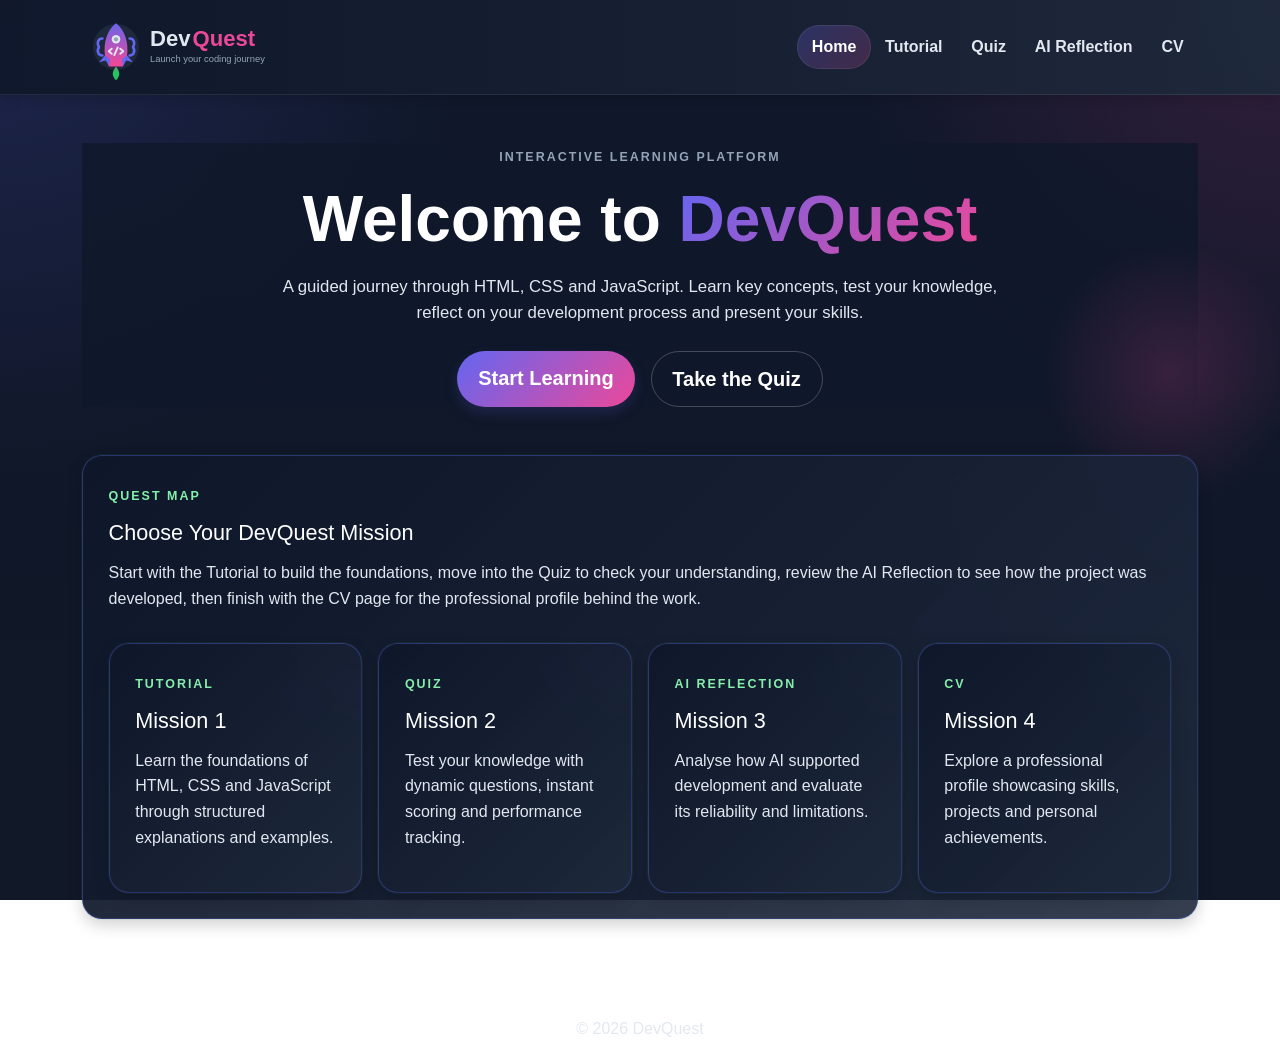
<file: index.html>
<!DOCTYPE html>
<html lang="en">
<head>
  <meta charset="UTF-8">
  <meta name="viewport" content="width=device-width, initial-scale=1.0">
  <title>DevQuest | Web Learning Platform</title>

  <!-- Bootstrap CDN -->
  <link
    href="https://cdn.jsdelivr.net/npm/bootstrap@5.3.3/dist/css/bootstrap.min.css"
    rel="stylesheet"
  >

  <!-- Custom CSS -->
  <link rel="icon" type="image/svg+xml" href="images/favicon-index.svg">
  <link rel="stylesheet" href="css/styles.css">
</head>
<body class="home-page">

  <!-- NAVBAR -->
  <header class="site-header">
    <nav class="navbar navbar-expand-lg navbar-dark custom-nav" aria-label="Main navigation">
      <div class="container">
        <a class="navbar-brand logo-link" href="index.html">
          <img src="images/devquest-logo.svg" alt="DevQuest logo" class="devquest-logo">
        </a>

        <button
          class="navbar-toggler"
          type="button"
          data-bs-toggle="collapse"
          data-bs-target="#mainNav"
          aria-controls="mainNav"
          aria-expanded="false"
          aria-label="Toggle navigation"
        >
          <span class="navbar-toggler-icon"></span>
        </button>

        <div class="collapse navbar-collapse" id="mainNav">
          <ul class="navbar-nav ms-auto">
            <li class="nav-item">
              <a class="nav-link active" href="index.html" aria-current="page">Home</a>
            </li>
            <li class="nav-item">
              <a class="nav-link" href="tutorial.html">Tutorial</a>
            </li>
            <li class="nav-item">
              <a class="nav-link" href="quiz.html">Quiz</a>
            </li>
            <li class="nav-item">
              <a class="nav-link" href="reflection.html">AI Reflection</a>
            </li>
            <li class="nav-item">
              <a class="nav-link" href="cv.html">CV</a>
            </li>
          </ul>
        </div>
      </div>
    </nav>
  </header>

  <!-- MAIN CONTENT -->
  <main class="container py-5">

    <!-- HERO -->
    <section class="hero-section text-center" aria-labelledby="home-title">
      <div class="hero-badge">Interactive Learning Platform</div>

      <h1 class="hero-title" id="home-title">
        Welcome to <span class="accent-text">DevQuest</span>
      </h1>

      <p class="hero-subtitle">
        A guided journey through HTML, CSS and JavaScript. Learn key concepts,
        test your knowledge, reflect on your development process and present your skills.
      </p>

      <div class="mt-4 d-flex justify-content-center gap-3 flex-wrap">
        <a href="tutorial.html" class="btn btn-primary btn-lg">Start Learning</a>
        <a href="quiz.html" class="btn btn-outline-light btn-lg">Take the Quiz</a>
      </div>
    </section>

    <!-- PAGE FLOW CARD -->
    <section class="content-card mt-5" aria-labelledby="flow-title">
      <div class="section-label">Quest Map</div>
      <h2 id="flow-title">Choose Your DevQuest Mission</h2>
      <p>
        Start with the Tutorial to build the foundations, move into the Quiz to check your understanding,
        review the AI Reflection to see how the project was developed, then finish with the CV page for the
        professional profile behind the work.
      </p>
      <div class="row g-3 mt-2">
        <div class="col-md-6 col-lg-3">
          <a class="feature-card mission-card-link h-100" href="tutorial.html">
            <div class="section-label">Tutorial</div>
            <h2>Mission 1</h2>
            <p>
              Learn the foundations of HTML, CSS and JavaScript through structured explanations and examples.
            </p>
          </a>
        </div>
        <div class="col-md-6 col-lg-3">
          <a class="feature-card mission-card-link h-100" href="quiz.html">
            <div class="section-label">Quiz</div>
            <h2>Mission 2</h2>
            <p>
              Test your knowledge with dynamic questions, instant scoring and performance tracking.
            </p>
          </a>
        </div>
        <div class="col-md-6 col-lg-3">
          <a class="feature-card mission-card-link h-100" href="reflection.html">
            <div class="section-label">AI Reflection</div>
            <h2>Mission 3</h2>
            <p>
              Analyse how AI supported development and evaluate its reliability and limitations.
            </p>
          </a>
        </div>
        <div class="col-md-6 col-lg-3">
          <a class="feature-card mission-card-link h-100" href="cv.html">
            <div class="section-label">CV</div>
            <h2>Mission 4</h2>
            <p>
              Explore a professional profile showcasing skills, projects and personal achievements.
            </p>
          </a>
        </div>
      </div>
    </section>

  </main>

  <!-- FOOTER -->
  <footer class="site-footer text-center py-3">
    <p class="mb-0">&copy; 2026 DevQuest</p>
  </footer>

  <!-- SCRIPTS -->
  <script src="https://cdn.jsdelivr.net/npm/bootstrap@5.3.3/dist/js/bootstrap.bundle.min.js"></script>
  <script src="js/main.js"></script>

</body>
</html>
</file>
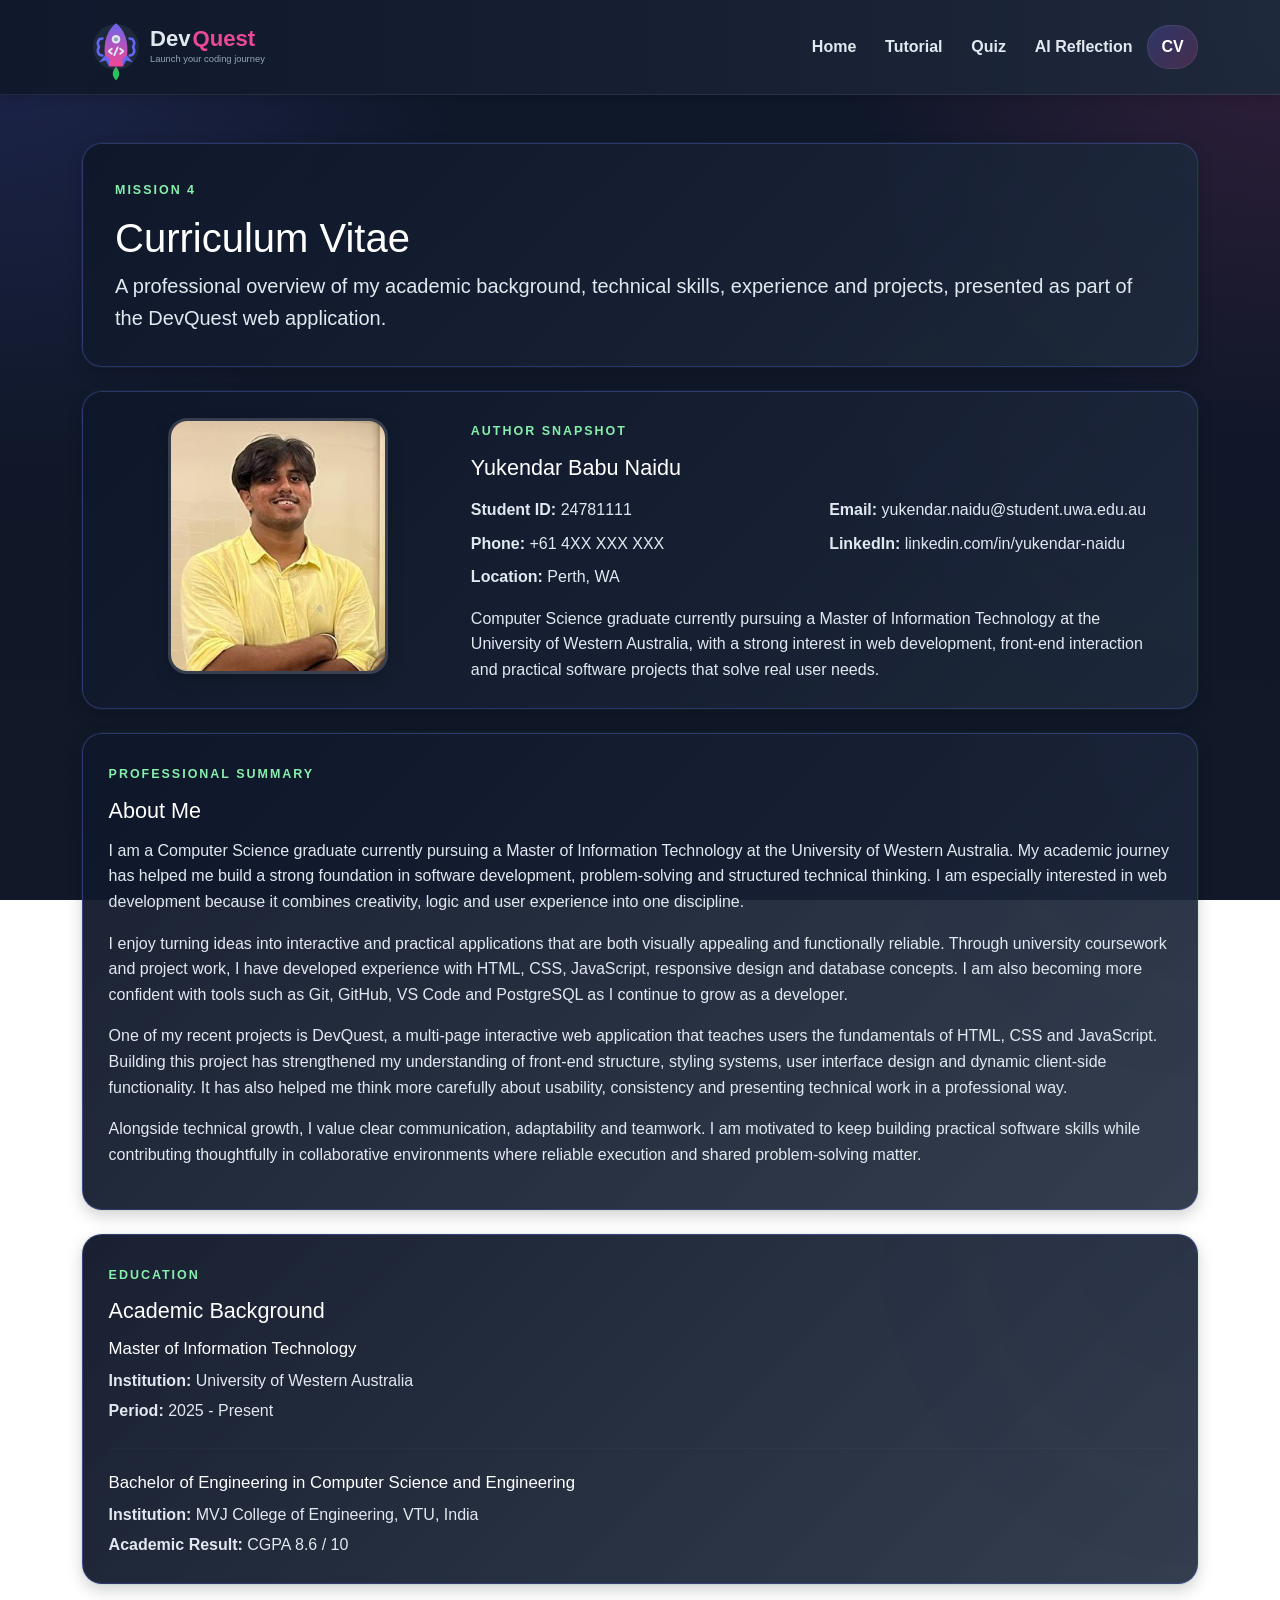
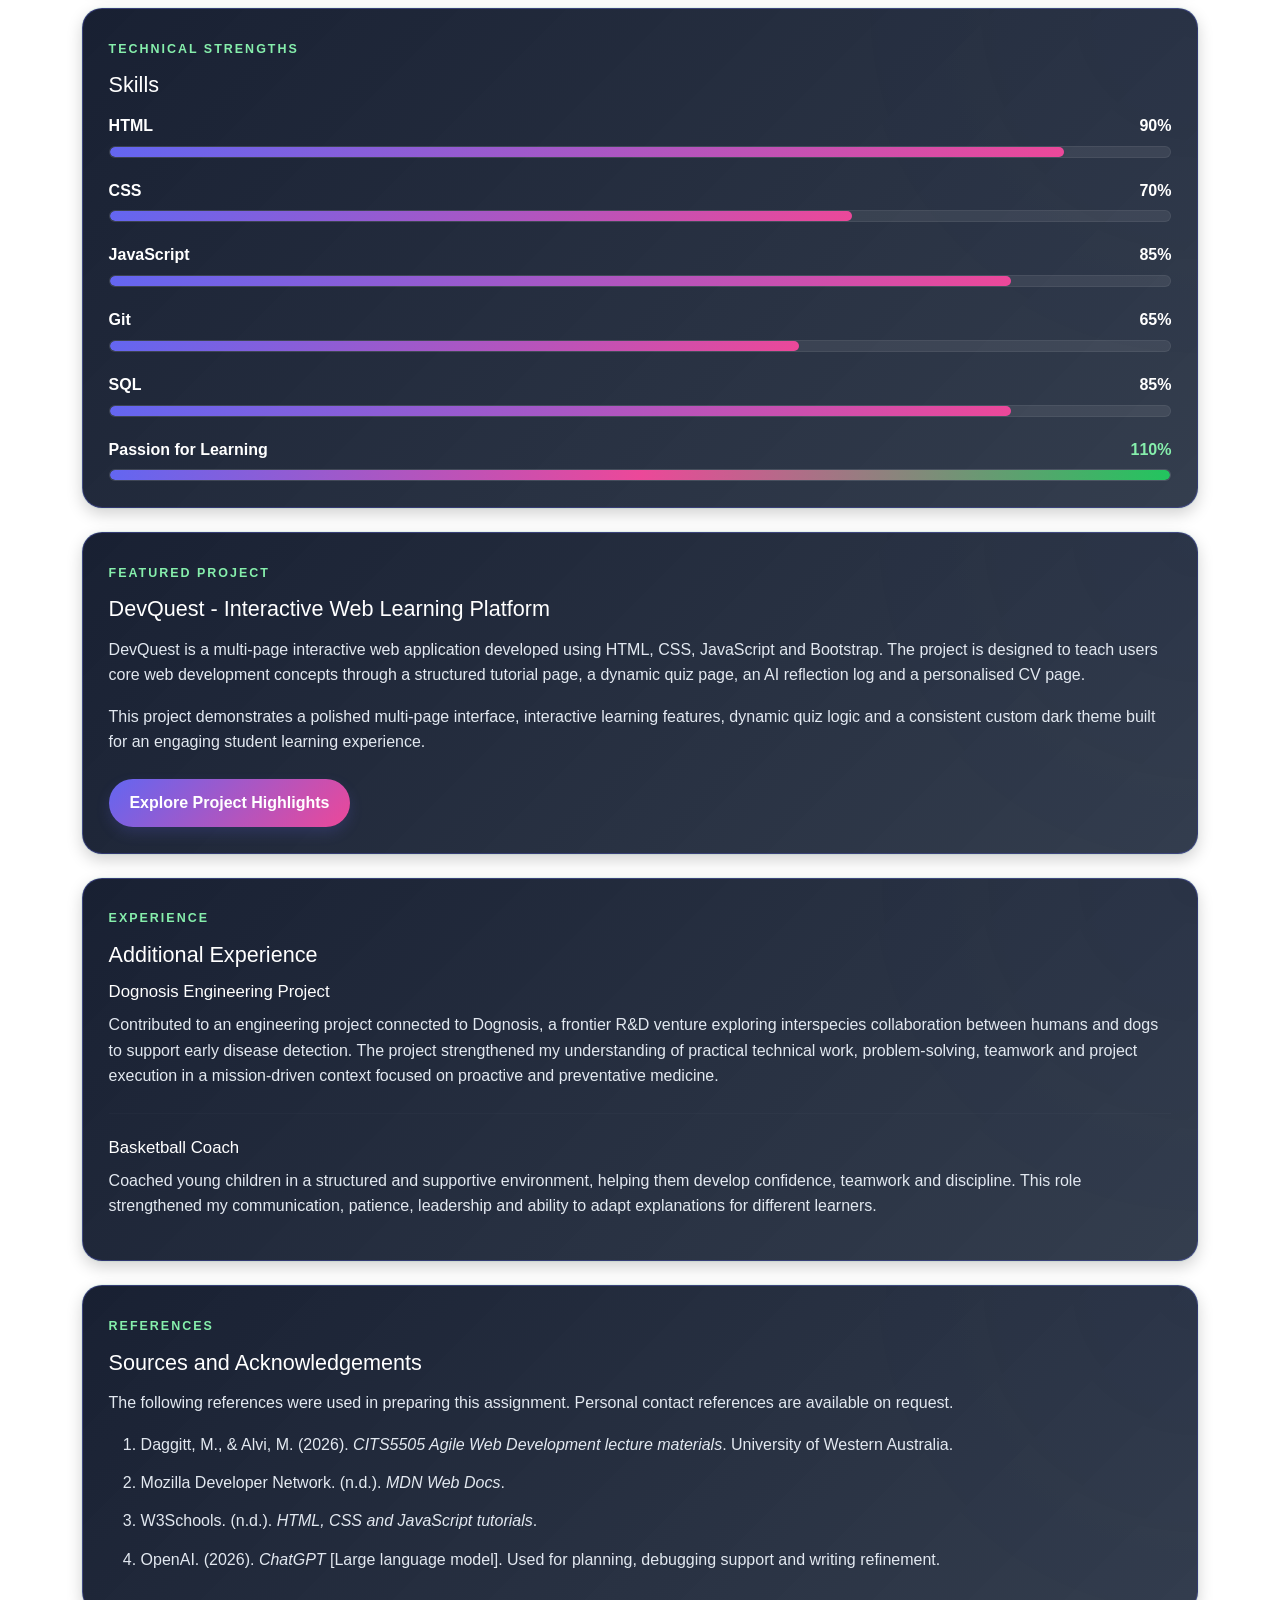
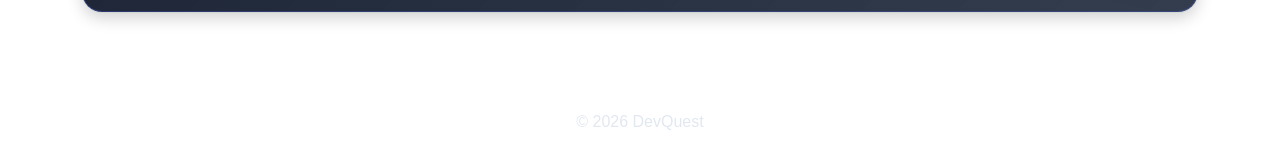
<file: cv.html>
<!DOCTYPE html>
<html lang="en">
<head>
  <meta charset="UTF-8">
  <meta name="viewport" content="width=device-width, initial-scale=1.0">
  <title>CV | DevQuest</title>
  <link href="https://cdn.jsdelivr.net/npm/bootstrap@5.3.3/dist/css/bootstrap.min.css" rel="stylesheet">
  <link rel="icon" type="image/svg+xml" href="images/favicon.svg">
  <link rel="stylesheet" href="css/styles.css">
</head>
<body>

<header class="site-header">
  <nav class="navbar navbar-expand-lg navbar-dark custom-nav" aria-label="Main navigation">
    <div class="container">
      <a class="navbar-brand logo-link" href="index.html">
        <img src="images/devquest-logo.svg" alt="DevQuest logo" class="devquest-logo">
      </a>

      <button
        class="navbar-toggler"
        type="button"
        data-bs-toggle="collapse"
        data-bs-target="#mainNav"
        aria-controls="mainNav"
        aria-expanded="false"
        aria-label="Toggle navigation"
      >
        <span class="navbar-toggler-icon"></span>
      </button>

      <div class="collapse navbar-collapse" id="mainNav">
        <ul class="navbar-nav ms-auto">
          <li class="nav-item"><a class="nav-link" href="index.html">Home</a></li>
          <li class="nav-item"><a class="nav-link" href="tutorial.html">Tutorial</a></li>
          <li class="nav-item"><a class="nav-link" href="quiz.html">Quiz</a></li>
          <li class="nav-item"><a class="nav-link" href="reflection.html">AI Reflection</a></li>
          <li class="nav-item"><a class="nav-link active" href="cv.html" aria-current="page">CV</a></li>
        </ul>
      </div>
    </div>
  </nav>
</header>

<main class="container py-5">

  <!-- CV Intro Card -->
  <section class="page-intro reveal-section">
    <div class="section-label">MISSION 4</div>
    <h1>Curriculum Vitae</h1>
    <p class="lead mb-0">
      A professional overview of my academic background, technical skills, experience and projects,
      presented as part of the DevQuest web application.
    </p>
  </section>

  <!-- Author Snapshot and Contact Details -->
  <section class="content-card mt-4 reveal-section">
    <div class="row g-4 align-items-center">
      <div class="col-md-4 text-center">
        <!-- Replace this src with your uploaded profile photo when it is ready. -->
        <div class="cv-profile-frame">
          <img
            src="images/yukendar-profile.jpeg"
            alt="Profile photograph of Yukendar Babu Naidu"
            class="img-fluid profile-image cv-profile-image"
            onerror="this.hidden = true; this.nextElementSibling.hidden = false;"
          >
          <div class="cv-profile-fallback" hidden>Yukendar Babu Naidu</div>
        </div>
      </div>

      <div class="col-md-8">
        <div class="section-label">Author Snapshot</div>
        <h2 class="mb-3">Yukendar Babu Naidu</h2>

        <div class="cv-contact-grid">
          <p><strong>Student ID:</strong> 24781111</p>
          <p><strong>Email:</strong> yukendar.naidu@student.uwa.edu.au</p>
          <p><strong>Phone:</strong> +61 4XX XXX XXX</p>
          <p><strong>LinkedIn:</strong> linkedin.com/in/yukendar-naidu</p>
          <p><strong>Location:</strong> Perth, WA</p>
        </div>

        <p class="mb-0 card-muted">
          Computer Science graduate currently pursuing a Master of Information Technology at the University
          of Western Australia, with a strong interest in web development, front-end interaction and practical
          software projects that solve real user needs.
        </p>
      </div>
    </div>
  </section>

  <!-- Professional Summary -->
  <section class="content-card mt-4 reveal-section">
    <div class="section-label">Professional Summary</div>
    <h2>About Me</h2>
    <p>
      I am a Computer Science graduate currently pursuing a Master of Information Technology at the University
      of Western Australia. My academic journey has helped me build a strong foundation in software development,
      problem-solving and structured technical thinking. I am especially interested in web development because
      it combines creativity, logic and user experience into one discipline.
    </p>
    <p>
      I enjoy turning ideas into interactive and practical applications that are both visually appealing and
      functionally reliable. Through university coursework and project work, I have developed experience with
      HTML, CSS, JavaScript, responsive design and database concepts. I am also becoming more confident with
      tools such as Git, GitHub, VS Code and PostgreSQL as I continue to grow as a developer.
    </p>
    <p>
      One of my recent projects is DevQuest, a multi-page interactive web application that teaches users the
      fundamentals of HTML, CSS and JavaScript. Building this project has strengthened my understanding of
      front-end structure, styling systems, user interface design and dynamic client-side functionality. It
      has also helped me think more carefully about usability, consistency and presenting technical work in a
      professional way.
    </p>
    <p>
      Alongside technical growth, I value clear communication, adaptability and teamwork. I am motivated to
      keep building practical software skills while contributing thoughtfully in collaborative environments
      where reliable execution and shared problem-solving matter.
    </p>
  </section>

  <!-- Education Details -->
  <section class="content-card mt-4 reveal-section">
    <div class="section-label">Education</div>
    <h2>Academic Background</h2>

    <div class="cv-item">
      <h3>Master of Information Technology</h3>
      <p class="mb-1"><strong>Institution:</strong> University of Western Australia</p>
      <p class="mb-0"><strong>Period:</strong> 2025 - Present</p>
    </div>

    <hr class="soft-divider">

    <div class="cv-item">
      <h3>Bachelor of Engineering in Computer Science and Engineering</h3>
      <p class="mb-1"><strong>Institution:</strong> MVJ College of Engineering, VTU, India</p>
      <p class="mb-0"><strong>Academic Result:</strong> CGPA 8.6 / 10</p>
    </div>
  </section>

  <!-- Skill Bars: widths are animated by js/main.js using each data-width value -->
  <section class="content-card mt-4 reveal-section">
    <div class="section-label">Technical Strengths</div>
    <h2>Skills</h2>

    <div class="skill-block">
      <div class="skill-header">
        <span>HTML</span>
        <span>90%</span>
      </div>
      <div class="skill-bar">
        <div class="skill-fill" data-width="90%"></div>
      </div>
    </div>

    <div class="skill-block">
      <div class="skill-header">
        <span>CSS</span>
        <span>70%</span>
      </div>
      <div class="skill-bar">
        <div class="skill-fill" data-width="70%"></div>
      </div>
    </div>

    <div class="skill-block">
      <div class="skill-header">
        <span>JavaScript</span>
        <span>85%</span>
      </div>
      <div class="skill-bar">
        <div class="skill-fill" data-width="85%"></div>
      </div>
    </div>

    <div class="skill-block">
      <div class="skill-header">
        <span>Git</span>
        <span>65%</span>
      </div>
      <div class="skill-bar">
        <div class="skill-fill" data-width="65%"></div>
      </div>
    </div>

    <div class="skill-block">
      <div class="skill-header">
        <span>SQL</span>
        <span>85%</span>
      </div>
      <div class="skill-bar">
        <div class="skill-fill" data-width="85%"></div>
      </div>
    </div>

    <div class="skill-block skill-block-overdrive mb-0">
      <div class="skill-header">
        <span>Passion for Learning</span>
        <span>110%</span>
      </div>
      <div class="skill-bar">
        <div class="skill-fill skill-fill-overdrive" data-width="110%"></div>
      </div>
    </div>
  </section>

  <!-- Featured Project with Toggleable Highlights -->
  <section class="content-card mt-4 reveal-section">
    <div class="section-label">Featured Project</div>
    <h2>DevQuest - Interactive Web Learning Platform</h2>

    <p>
      DevQuest is a multi-page interactive web application developed using HTML, CSS, JavaScript and Bootstrap.
      The project is designed to teach users core web development concepts through a structured tutorial page,
      a dynamic quiz page, an AI reflection log and a personalised CV page.
    </p>

    <p class="card-muted">
      This project demonstrates a polished multi-page interface, interactive learning features, dynamic quiz
      logic and a consistent custom dark theme built for an engaging student learning experience.
    </p>

    <button type="button" class="btn btn-primary mt-2" id="toggleProjectDetails">
      Explore Project Highlights
    </button>

    <!-- Hidden by default; js/main.js toggles this panel when the button above is clicked. -->
    <div id="projectDetails" class="project-details hidden mt-4" aria-live="polite">
      <ul class="mb-0">
        <li>Built a modular front-end web application using HTML, CSS and JavaScript with a reusable component-based design system.</li>
        <li>Implemented client-side data handling using JSON and dynamic DOM rendering for quiz generation and interaction.</li>
        <li>Designed event-driven UI interactions including real-time validation, progress tracking and conditional feedback.</li>
        <li>Utilised browser APIs such as localStorage for persistent state management and fetch() for asynchronous data retrieval with error handling fallback.</li>
        <li>Developed interactive learning tools including a DOM manipulation demo, CSS state switcher and embedded code execution playground.</li>
        <li>Ensured responsiveness and accessibility through structured semantic HTML and adaptive layout design.</li>
      </ul>
    </div>
  </section>

  <!-- Additional Experience Entries -->
  <section class="content-card mt-4 reveal-section">
    <div class="section-label">Experience</div>
    <h2>Additional Experience</h2>

    <div class="cv-item">
      <h3>Dognosis Engineering Project</h3>
      <p>
        Contributed to an engineering project connected to Dognosis, a frontier R&amp;D venture exploring
        interspecies collaboration between humans and dogs to support early disease detection. The project
        strengthened my understanding of practical technical work, problem-solving, teamwork and project
        execution in a mission-driven context focused on proactive and preventative medicine.
      </p>
    </div>

    <hr class="soft-divider">

    <div class="cv-item">
      <h3>Basketball Coach</h3>
      <p>
        Coached young children in a structured and supportive environment, helping them develop confidence,
        teamwork and discipline. This role strengthened my communication, patience, leadership and ability
        to adapt explanations for different learners.
      </p>
    </div>
  </section>

  <!-- References and Acknowledgements -->
  <section class="content-card mt-4 reveal-section">
    <div class="section-label">References</div>
    <h2>Sources and Acknowledgements</h2>
    <p class="card-muted">
      The following references were used in preparing this assignment. Personal contact references are available
      on request.
    </p>

    <ol class="references-list mb-0">
      <li>Daggitt, M., &amp; Alvi, M. (2026). <em>CITS5505 Agile Web Development lecture materials</em>. University of Western Australia.</li>
      <li>Mozilla Developer Network. (n.d.). <em>MDN Web Docs</em>.</li>
      <li>W3Schools. (n.d.). <em>HTML, CSS and JavaScript tutorials</em>.</li>
      <li>OpenAI. (2026). <em>ChatGPT</em> [Large language model]. Used for planning, debugging support and writing refinement.</li>
    </ol>
  </section>

</main>

<footer class="site-footer text-center py-3">
  <p class="mb-0">&copy; 2026 DevQuest</p>
</footer>

<script src="https://cdn.jsdelivr.net/npm/bootstrap@5.3.3/dist/js/bootstrap.bundle.min.js"></script>
<script src="js/main.js"></script>
</body>
</html>
</file>
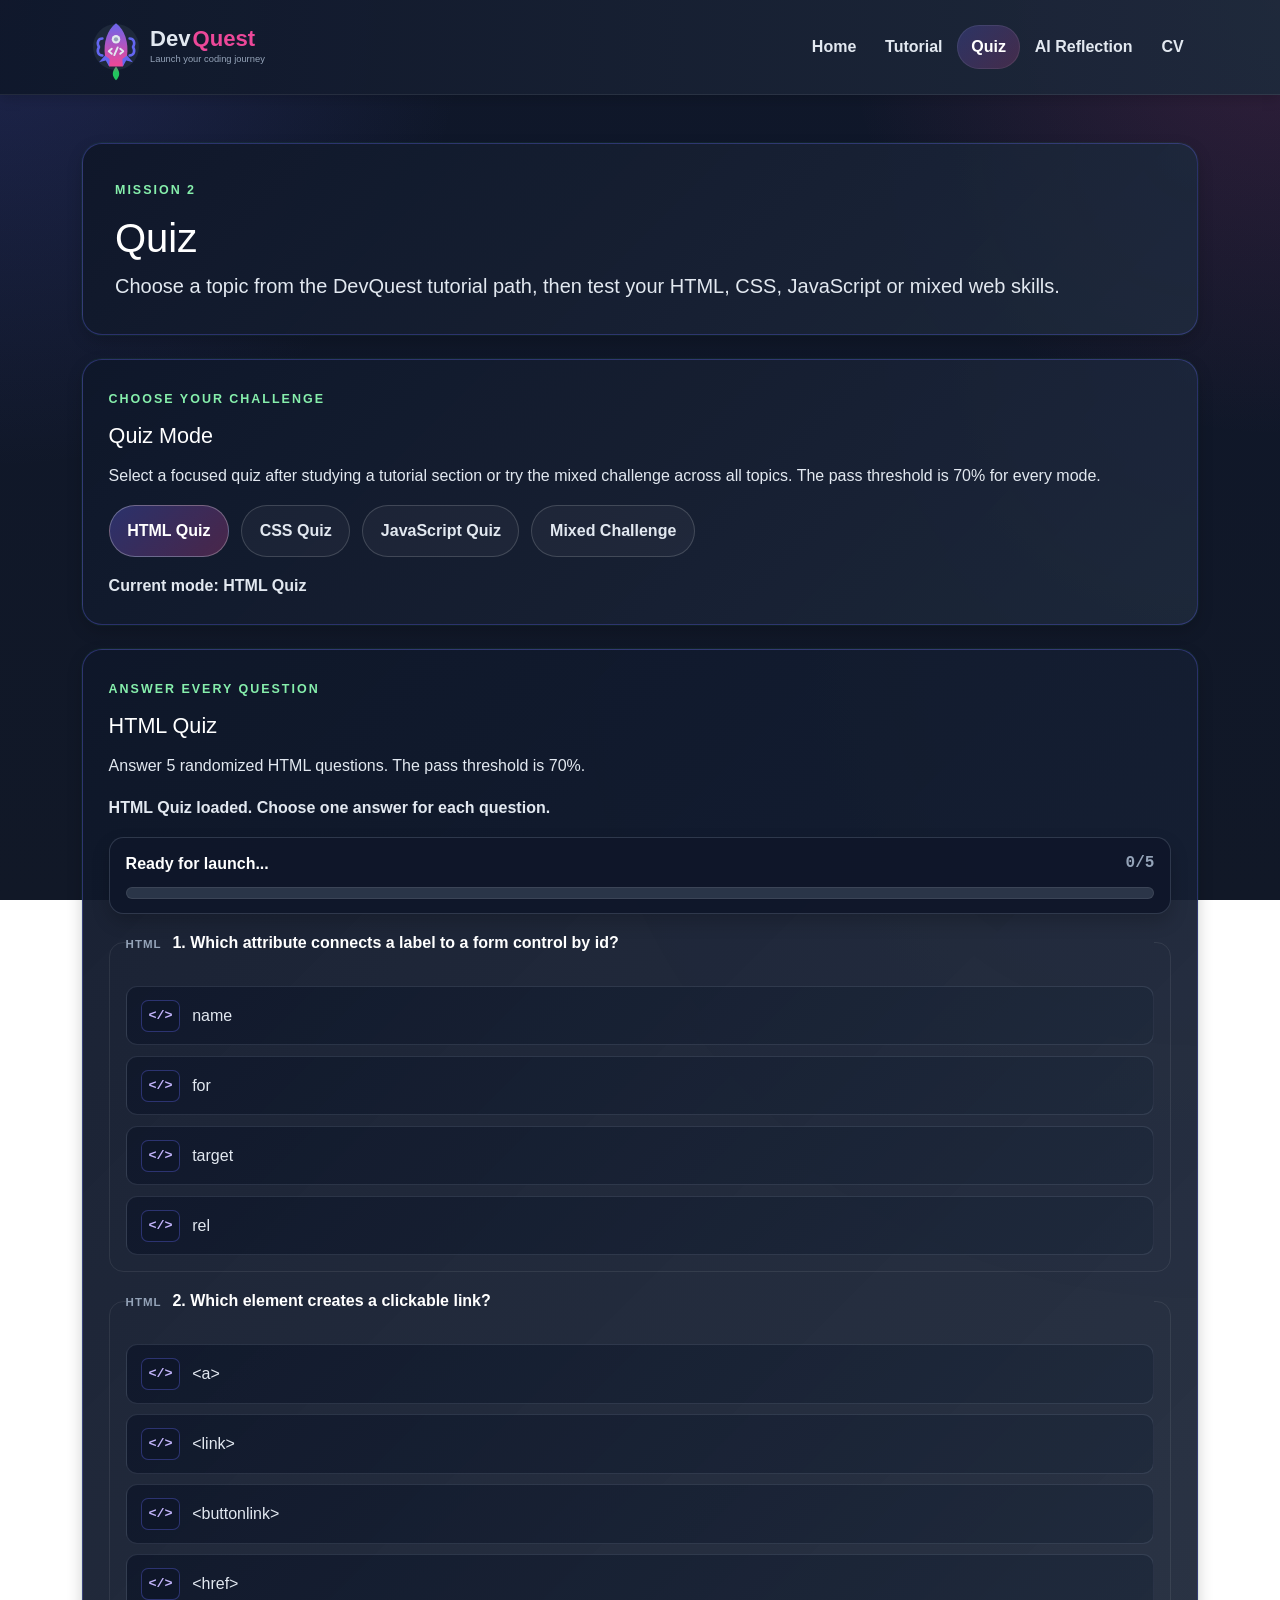
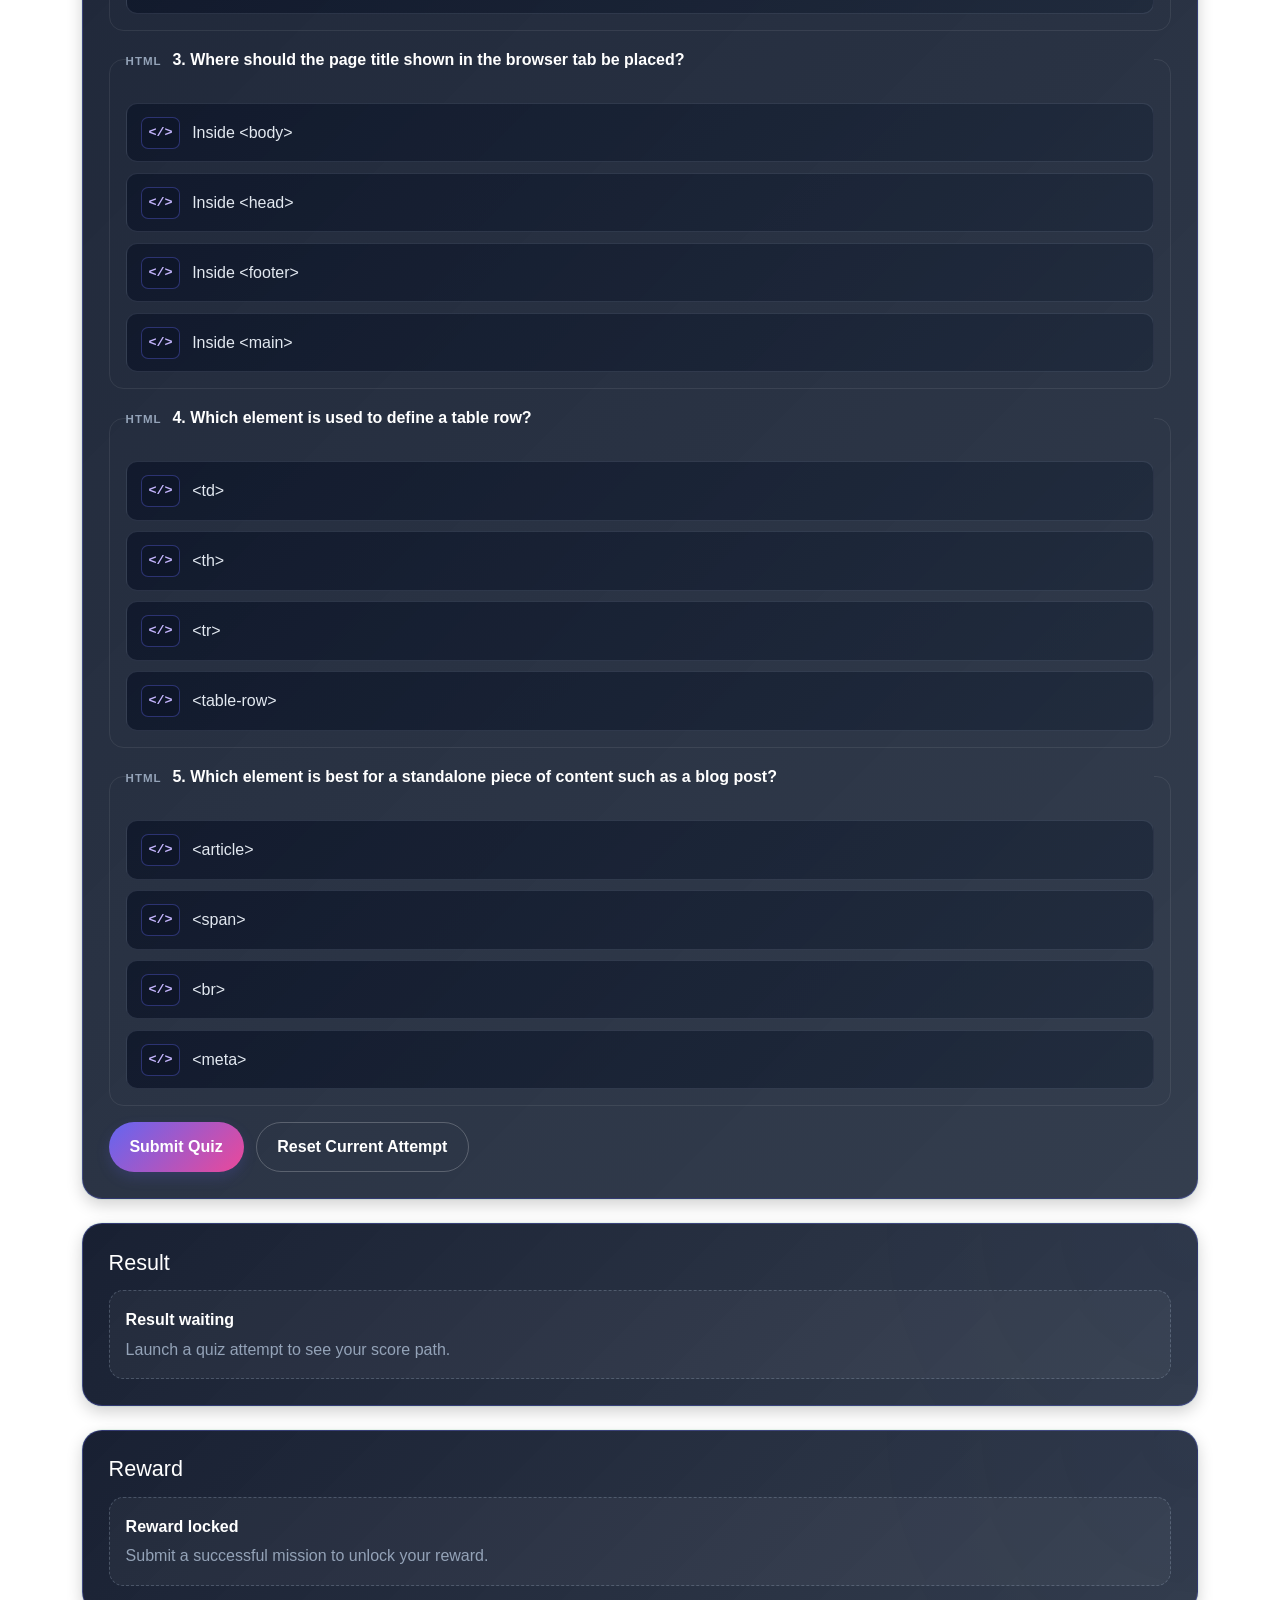
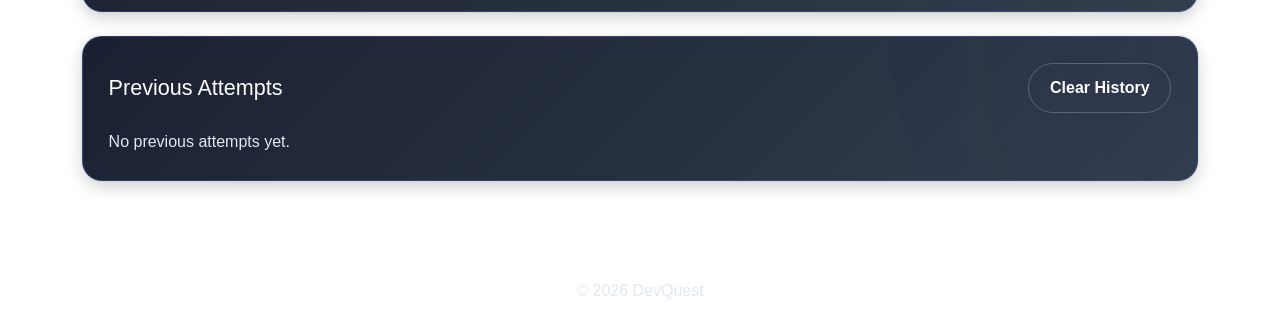
<file: quiz.html>
<!DOCTYPE html>
<html lang="en">
<head>
  <meta charset="UTF-8">
  <meta name="viewport" content="width=device-width, initial-scale=1.0">
  <title>Quiz | DevQuest</title>
  <link href="https://cdn.jsdelivr.net/npm/bootstrap@5.3.3/dist/css/bootstrap.min.css" rel="stylesheet">
  <link rel="icon" type="image/svg+xml" href="images/favicon.svg">
  <link rel="stylesheet" href="css/styles.css">
</head>
<body>

<header class="site-header">
  <nav class="navbar navbar-expand-lg navbar-dark custom-nav" aria-label="Main navigation">
    <div class="container">
      <a class="navbar-brand logo-link" href="index.html">
        <img src="images/devquest-logo.svg" alt="DevQuest logo" class="devquest-logo">
      </a>

      <button
        class="navbar-toggler"
        type="button"
        data-bs-toggle="collapse"
        data-bs-target="#mainNav"
        aria-controls="mainNav"
        aria-expanded="false"
        aria-label="Toggle navigation"
      >
        <span class="navbar-toggler-icon"></span>
      </button>

      <div class="collapse navbar-collapse" id="mainNav">
        <ul class="navbar-nav ms-auto">
          <li class="nav-item"><a class="nav-link" href="index.html">Home</a></li>
          <li class="nav-item"><a class="nav-link" href="tutorial.html">Tutorial</a></li>
          <li class="nav-item"><a class="nav-link active" href="quiz.html" aria-current="page">Quiz</a></li>
          <li class="nav-item"><a class="nav-link" href="reflection.html">AI Reflection</a></li>
          <li class="nav-item"><a class="nav-link" href="cv.html">CV</a></li>
        </ul>
      </div>
    </div>
  </nav>
</header>

<main class="container py-5">

  <!-- Quiz Intro Card -->
  <section class="page-intro">
    <div class="section-label">MISSION 2</div>
    <h1>Quiz</h1>
    <p class="lead mb-0">
      Choose a topic from the DevQuest tutorial path, then test your HTML, CSS, JavaScript or mixed web skills.
    </p>
  </section>

  <!-- Quiz Mode Selector -->
  <section class="content-card mt-4">
    <div class="section-label">Choose Your Challenge</div>
    <h2>Quiz Mode</h2>
    <p class="card-muted">
      Select a focused quiz after studying a tutorial section or try the mixed challenge across all topics.
      The pass threshold is 70% for every mode.
    </p>

    <div class="quiz-mode-grid" id="quizModeSelector" aria-label="Quiz mode selector">
      <button type="button" class="quiz-mode-btn active" data-mode="html">HTML Quiz</button>
      <button type="button" class="quiz-mode-btn" data-mode="css">CSS Quiz</button>
      <button type="button" class="quiz-mode-btn" data-mode="javascript">JavaScript Quiz</button>
      <button type="button" class="quiz-mode-btn" data-mode="mixed">Mixed Challenge</button>
    </div>

    <p class="current-mode mt-3 mb-0" id="currentMode">Current mode: HTML Quiz</p>
  </section>

  <!-- Dynamic Quiz Form: JavaScript loads questions into #quizContainer -->
  <section class="content-card mt-4">
    <div class="section-label">Answer Every Question</div>
    <h2 id="quizTitle">HTML Quiz</h2>
    <p id="quizInstructions" class="card-muted">
      Answer 5 randomized HTML questions. Submit when every question has one selected answer.
    </p>
    <div id="quizStatus" class="quiz-status" aria-live="polite"></div>

    <form id="quizForm" novalidate>
      <div class="quiz-progress-wrap">
        <!-- Progress UI: js/quiz.js updates these counts and the fill width as answers are selected. -->
        <div class="quiz-progress-card progress-idle" id="quizProgressCard">
          <div class="quiz-progress-meta">
            <span class="quiz-progress-label" id="progressLabel">Ready for launch...</span>
            <span class="quiz-progress-count">
              <span id="answeredCount">0</span>/<span id="totalQuestions">0</span>
            </span>
          </div>
          <div class="progress-shell" aria-hidden="true">
            <div id="progressFill"></div>
          </div>
        </div>
      </div>

      <!-- Question cards are created here dynamically from data/questions.json. -->
      <div id="quizContainer"></div>

      <div class="quiz-actions mt-3">
        <!-- Submit validates all questions before calculating the final score. -->
        <button type="submit" class="btn btn-primary">Submit Quiz</button>
        <!-- Reset keeps the selected quiz mode but starts a new randomized attempt. -->
        <button type="button" class="btn btn-outline-light" id="resetQuiz">Reset Current Attempt</button>
      </div>

      <div id="quizValidationMessage" class="quiz-validation-message hidden" aria-live="polite">
        Please complete all questions before submitting.
      </div>
    </form>
  </section>

  <!-- Quiz Result Output -->
  <section class="content-card mt-4">
    <h2>Result</h2>
    <!-- Score and pass/fail feedback are rendered here after submission. -->
    <div id="result" aria-live="polite"></div>
  </section>

  <!-- Reward Quote Output -->
  <section class="content-card mt-4">
    <h2>Reward</h2>
    <!-- Reward card is filled by js/quiz.js after the score is calculated. -->
    <div id="reward" aria-live="polite"></div>
  </section>

  <!-- Local Storage Attempt History -->
  <section class="content-card mt-4">
    <div class="d-flex flex-column flex-md-row gap-3 justify-content-between align-items-md-center">
      <h2 class="mb-0">Previous Attempts</h2>
      <button type="button" class="btn btn-outline-light" id="clearHistory">Clear History</button>
    </div>
    <div id="history" class="attempt-history mt-3"></div>
  </section>

</main>

<footer class="site-footer text-center py-3">
  <p class="mb-0">&copy; 2026 DevQuest</p>
</footer>

<script src="https://cdn.jsdelivr.net/npm/bootstrap@5.3.3/dist/js/bootstrap.bundle.min.js"></script>
<script src="js/main.js"></script>
<script src="js/quiz.js"></script>
</body>
</html>
</file>
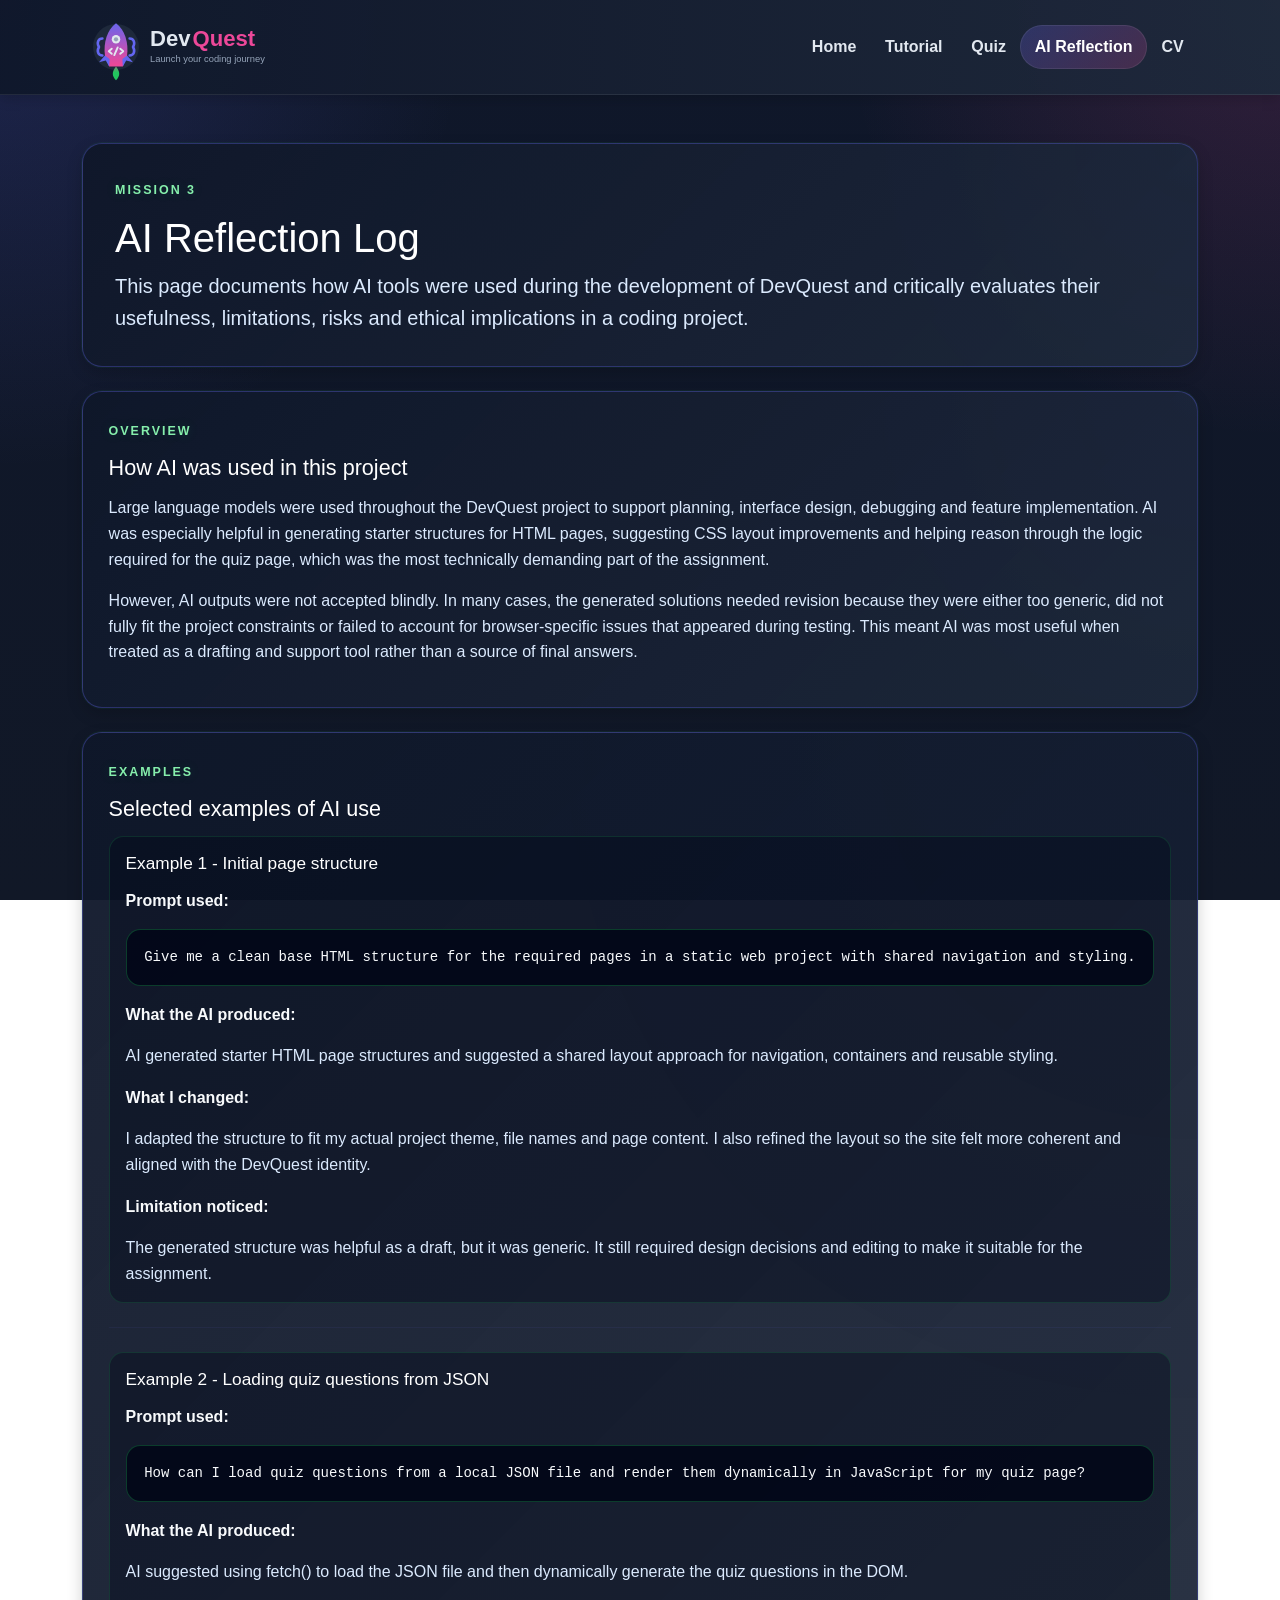
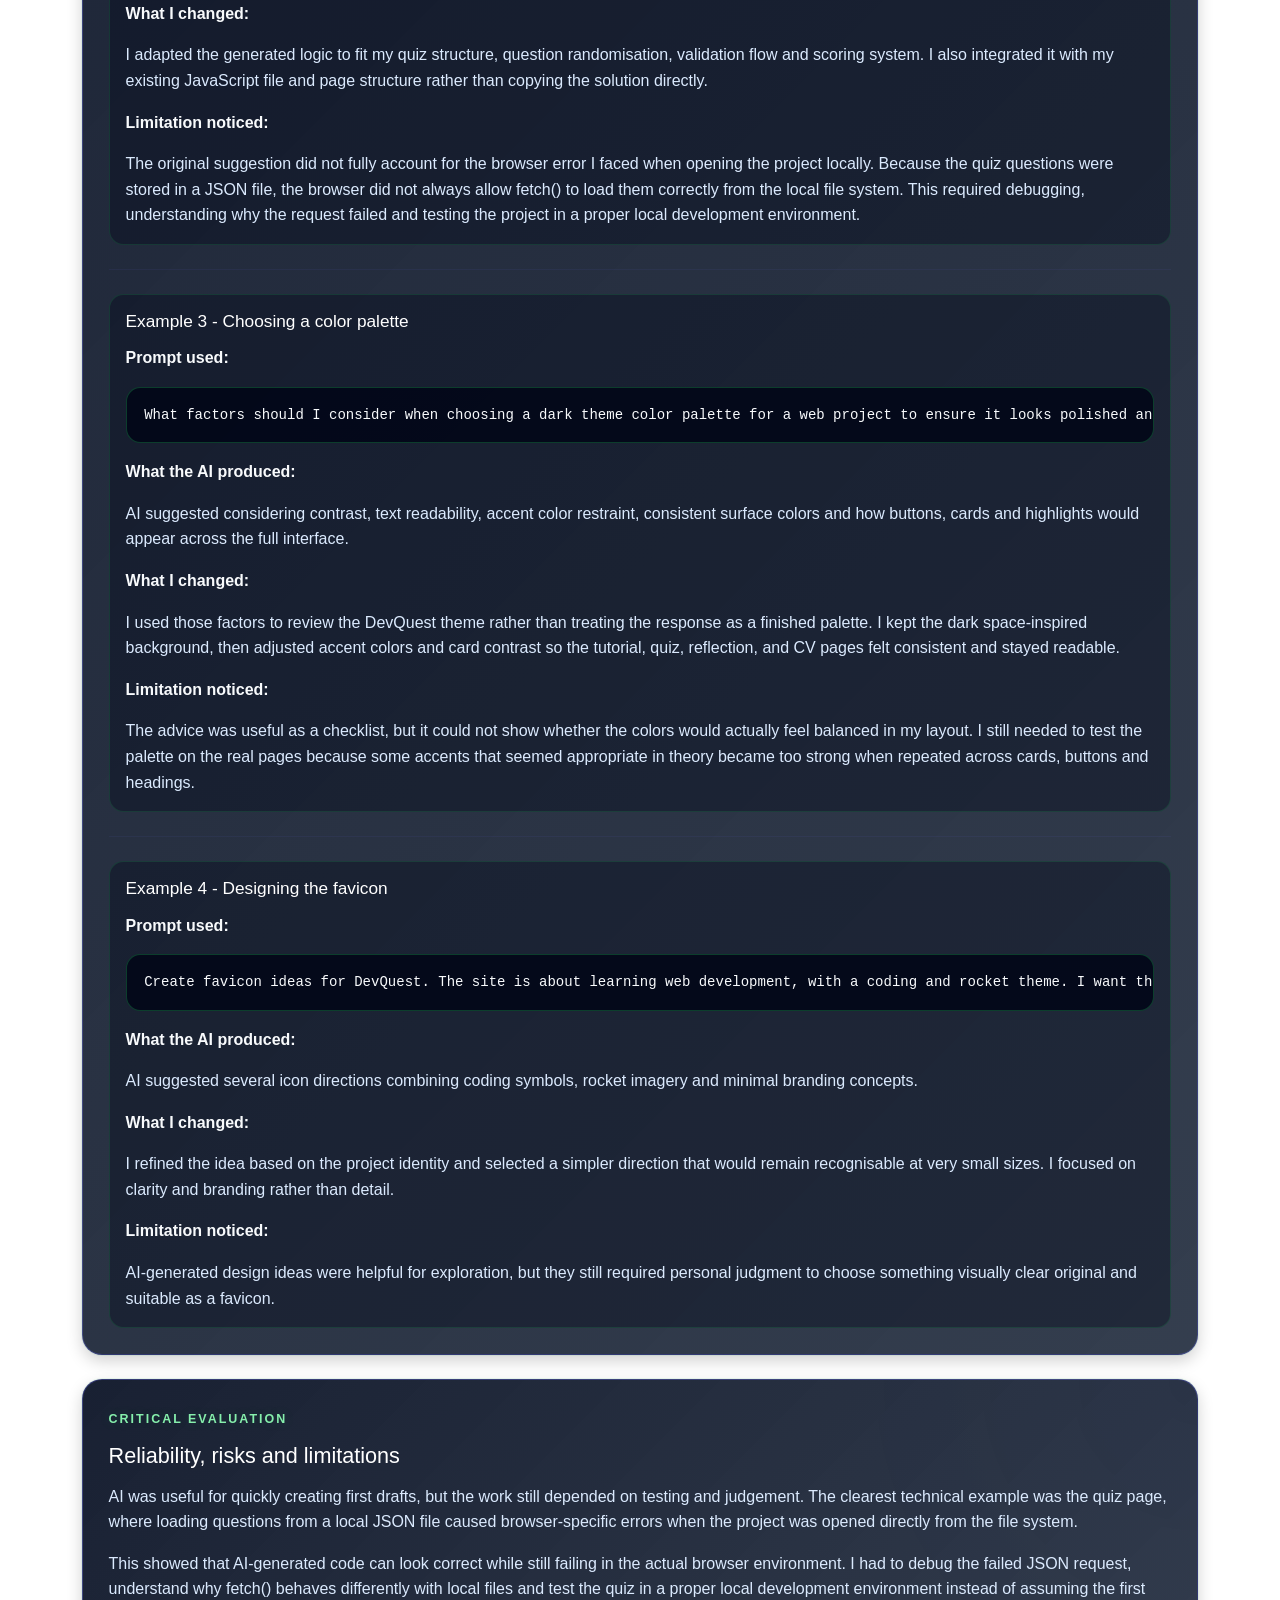
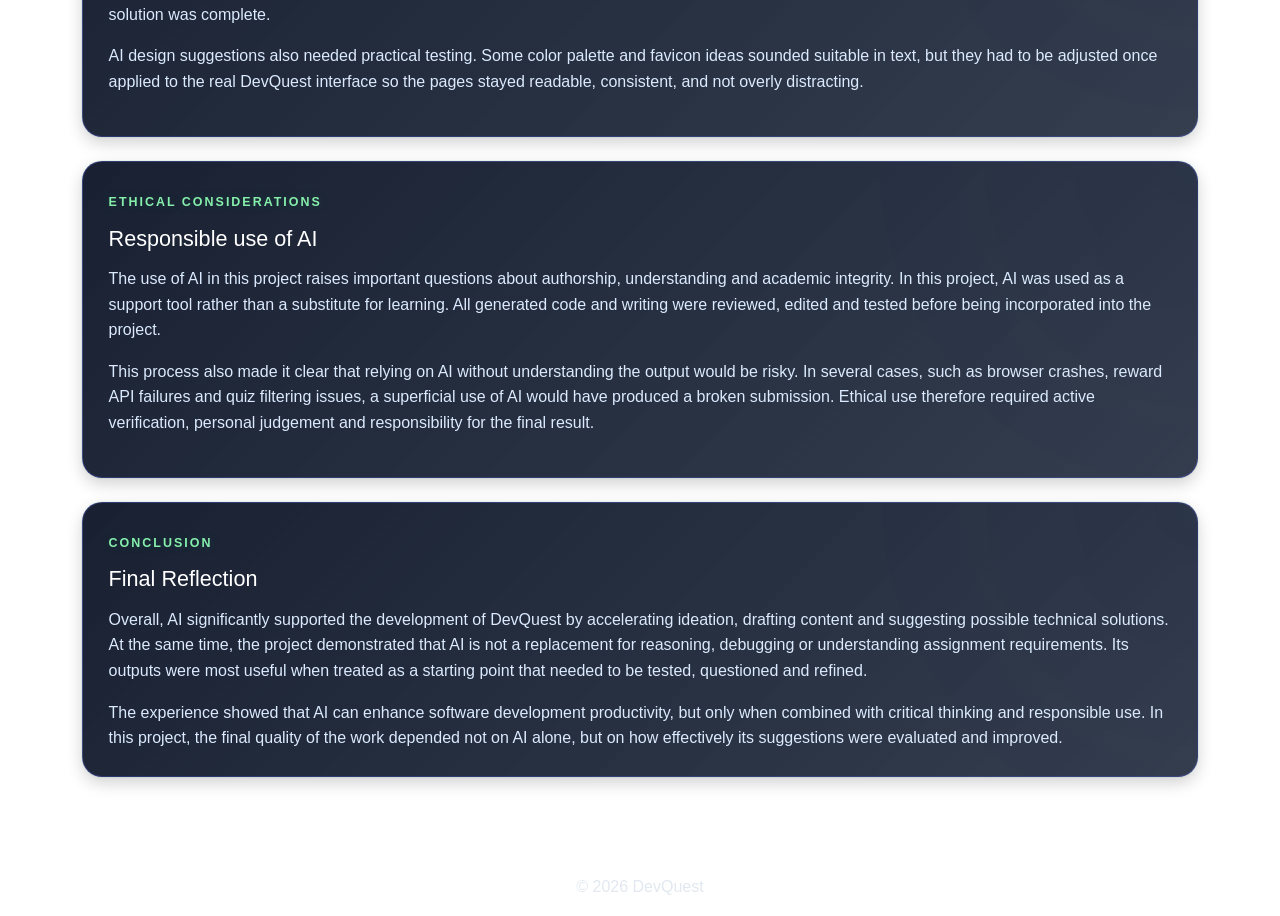
<file: reflection.html>
<!DOCTYPE html>
<html lang="en">
<head>
  <meta charset="UTF-8">
  <meta name="viewport" content="width=device-width, initial-scale=1.0">
  <title>AI Reflection | DevQuest</title>
  <link href="https://cdn.jsdelivr.net/npm/bootstrap@5.3.3/dist/css/bootstrap.min.css" rel="stylesheet">
  <link rel="icon" type="image/svg+xml" href="images/favicon.svg">
  <link rel="stylesheet" href="css/styles.css">
</head>
<body class="reflection-page">

<header class="site-header">
  <nav class="navbar navbar-expand-lg navbar-dark custom-nav" aria-label="Main navigation">
    <div class="container">
      <a class="navbar-brand logo-link" href="index.html">
        <img src="images/devquest-logo.svg" alt="DevQuest logo" class="devquest-logo">
      </a>

      <button
        class="navbar-toggler"
        type="button"
        data-bs-toggle="collapse"
        data-bs-target="#mainNav"
        aria-controls="mainNav"
        aria-expanded="false"
        aria-label="Toggle navigation"
      >
        <span class="navbar-toggler-icon"></span>
      </button>

      <div class="collapse navbar-collapse" id="mainNav">
        <ul class="navbar-nav ms-auto">
          <li class="nav-item"><a class="nav-link" href="index.html">Home</a></li>
          <li class="nav-item"><a class="nav-link" href="tutorial.html">Tutorial</a></li>
          <li class="nav-item"><a class="nav-link" href="quiz.html">Quiz</a></li>
          <li class="nav-item"><a class="nav-link active" href="reflection.html" aria-current="page">AI Reflection</a></li>
          <li class="nav-item"><a class="nav-link" href="cv.html">CV</a></li>
        </ul>
      </div>
    </div>
  </nav>
</header>

<main class="container py-5">

  <!-- Reflection Intro Card -->
  <section class="page-intro">
    <div class="section-label">MISSION 3</div>
    <h1>AI Reflection Log</h1>
    <p class="lead mb-0">
      This page documents how AI tools were used during the development of DevQuest and critically evaluates
      their usefulness, limitations, risks and ethical implications in a coding project.
    </p>
  </section>

  <!-- Overview of How AI Was Used -->
  <section class="content-card mt-4">
    <div class="section-label">Overview</div>
    <h2>How AI was used in this project</h2>
    <p>
      Large language models were used throughout the DevQuest project to support planning, interface design,
      debugging and feature implementation. AI was especially helpful in generating starter structures for
      HTML pages, suggesting CSS layout improvements and helping reason through the logic required for the
      quiz page, which was the most technically demanding part of the assignment.
    </p>
    <p>
      However, AI outputs were not accepted blindly. In many cases, the generated solutions needed revision
      because they were either too generic, did not fully fit the project constraints or failed to account
      for browser-specific issues that appeared during testing. This meant AI was most useful when treated as
      a drafting and support tool rather than a source of final answers.
    </p>
  </section>

  <!-- Specific AI Usage Examples -->
  <section class="content-card mt-4">
    <div class="section-label">Examples</div>
    <h2>Selected examples of AI use</h2>

    <div class="reflection-entry">
      <h3>Example 1 - Initial page structure</h3>
      <p><strong>Prompt used:</strong></p>
      <pre><code>Give me a clean base HTML structure for the required pages in a static web project with shared navigation and styling.</code></pre>

      <p><strong>What the AI produced:</strong></p>
      <p>
        AI generated starter HTML page structures and suggested a shared layout approach for navigation,
        containers and reusable styling.
      </p>

      <p><strong>What I changed:</strong></p>
      <p>
        I adapted the structure to fit my actual project theme, file names and page content. I also
        refined the layout so the site felt more coherent and aligned with the DevQuest identity.
      </p>

      <p><strong>Limitation noticed:</strong></p>
      <p class="mb-0">
        The generated structure was helpful as a draft, but it was generic. It still required design
        decisions and editing to make it suitable for the assignment.
      </p>
    </div>

    <hr class="soft-divider">

    <div class="reflection-entry">
      <h3>Example 2 - Loading quiz questions from JSON</h3>
      <p><strong>Prompt used:</strong></p>
      <pre><code>How can I load quiz questions from a local JSON file and render them dynamically in JavaScript for my quiz page?</code></pre>

      <p><strong>What the AI produced:</strong></p>
      <p>
        AI suggested using fetch() to load the JSON file and then dynamically generate the quiz questions in the DOM.
      </p>

      <p><strong>What I changed:</strong></p>
      <p>
        I adapted the generated logic to fit my quiz structure, question randomisation, validation flow and scoring system.
        I also integrated it with my existing JavaScript file and page structure rather than copying the solution directly.
      </p>

      <p><strong>Limitation noticed:</strong></p>
      <p class="mb-0">
        The original suggestion did not fully account for the browser error I faced when opening the project locally.
        Because the quiz questions were stored in a JSON file, the browser did not always allow fetch() to load them
        correctly from the local file system. This required debugging, understanding why the request failed and testing
        the project in a proper local development environment.
      </p>
    </div>

    <hr class="soft-divider">

    <div class="reflection-entry">
      <h3>Example 3 - Choosing a color palette</h3>
      <p><strong>Prompt used:</strong></p>
      <pre><code>What factors should I consider when choosing a dark theme color palette for a web project to ensure it looks polished and remains easy to read?</code></pre>

      <p><strong>What the AI produced:</strong></p>
      <p>
        AI suggested considering contrast, text readability, accent color restraint, consistent surface colors and how
        buttons, cards and highlights would appear across the full interface.
      </p>

      <p><strong>What I changed:</strong></p>
      <p>
        I used those factors to review the DevQuest theme rather than treating the response as a finished palette. I kept
        the dark space-inspired background, then adjusted accent colors and card contrast so the tutorial, quiz, reflection,
        and CV pages felt consistent and stayed readable.
      </p>

      <p><strong>Limitation noticed:</strong></p>
      <p class="mb-0">
        The advice was useful as a checklist, but it could not show whether the colors would actually feel balanced in my
        layout. I still needed to test the palette on the real pages because some accents that seemed appropriate in theory
        became too strong when repeated across cards, buttons and headings.
      </p>
    </div>

    <hr class="soft-divider">

    <div class="reflection-entry">
      <h3>Example 4 - Designing the favicon</h3>
      <p><strong>Prompt used:</strong></p>
      <pre><code>Create favicon ideas for DevQuest. The site is about learning web development, with a coding and rocket theme. I want the favicon to feel simple, memorable and relevant to my personal project branding.</code></pre>

      <p><strong>What the AI produced:</strong></p>
      <p>
        AI suggested several icon directions combining coding symbols, rocket imagery and minimal branding concepts.
      </p>

      <p><strong>What I changed:</strong></p>
      <p>
        I refined the idea based on the project identity and selected a simpler direction that would remain recognisable
        at very small sizes. I focused on clarity and branding rather than detail.
      </p>

      <p><strong>Limitation noticed:</strong></p>
      <p class="mb-0">
        AI-generated design ideas were helpful for exploration, but they still required personal judgment to choose
        something visually clear original and suitable as a favicon.
      </p>
    </div>
  </section>

  <!-- Critical Evaluation of AI Reliability and Risks -->
  <section class="content-card mt-4">
    <div class="section-label">Critical Evaluation</div>
    <h2>Reliability, risks and limitations</h2>
    <p>
      AI was useful for quickly creating first drafts, but the work still depended on testing and judgement. The clearest
      technical example was the quiz page, where loading questions from a local JSON file caused browser-specific errors
      when the project was opened directly from the file system.
    </p>
    <p>
      This showed that AI-generated code can look correct while still failing in the actual browser environment. I had to
      debug the failed JSON request, understand why fetch() behaves differently with local files and test the quiz in a
      proper local development environment instead of assuming the first solution was complete.
    </p>
    <p>
      AI design suggestions also needed practical testing. Some color palette and favicon ideas sounded suitable in text,
      but they had to be adjusted once applied to the real DevQuest interface so the pages stayed readable, consistent,
      and not overly distracting.
    </p>
  </section>

  <!-- Ethical Considerations -->
  <section class="content-card mt-4">
    <div class="section-label">Ethical Considerations</div>
    <h2>Responsible use of AI</h2>
    <p>
      The use of AI in this project raises important questions about authorship, understanding and academic integrity.
      In this project, AI was used as a support tool rather than a substitute for learning. All generated code and writing
      were reviewed, edited and tested before being incorporated into the project.
    </p>
    <p>
      This process also made it clear that relying on AI without understanding the output would be risky. In several cases,
      such as browser crashes, reward API failures and quiz filtering issues, a superficial use of AI would have produced
      a broken submission. Ethical use therefore required active verification, personal judgement and responsibility for
      the final result.
    </p>
  </section>

  <!-- Final Reflection Summary -->
  <section class="content-card mt-4">
    <div class="section-label">Conclusion</div>
    <h2>Final Reflection</h2>
    <p>
      Overall, AI significantly supported the development of DevQuest by accelerating ideation, drafting content and
      suggesting possible technical solutions. At the same time, the project demonstrated that AI is not a replacement
      for reasoning, debugging or understanding assignment requirements. Its outputs were most useful when treated as
      a starting point that needed to be tested, questioned and refined.
    </p>
    <p class="mb-0">
      The experience showed that AI can enhance software development productivity, but only when combined with critical
      thinking and responsible use. In this project, the final quality of the work depended not on AI alone, but on how
      effectively its suggestions were evaluated and improved.
    </p>
  </section>

</main>

<footer class="site-footer text-center py-3">
  <p class="mb-0">&copy; 2026 DevQuest</p>
</footer>

<script src="https://cdn.jsdelivr.net/npm/bootstrap@5.3.3/dist/js/bootstrap.bundle.min.js"></script>
<script src="js/main.js"></script>
</body>
</html>
</file>
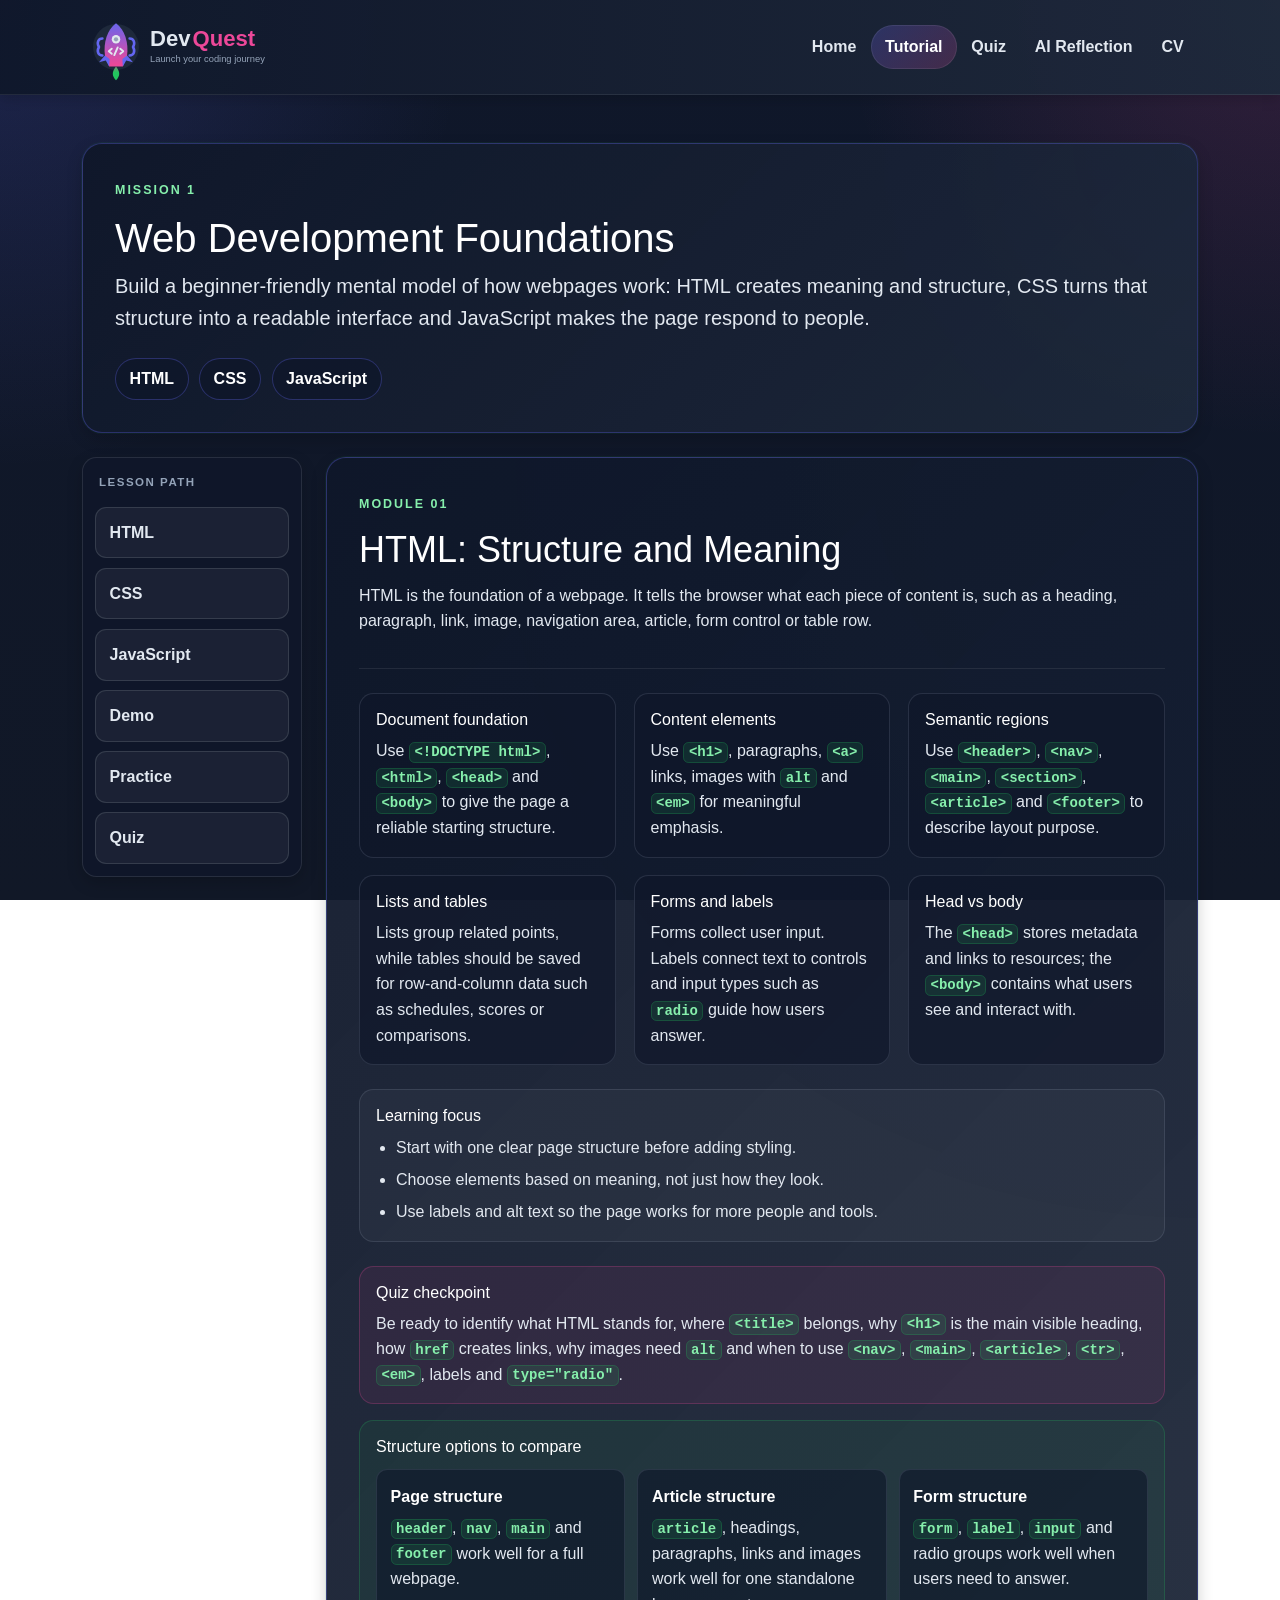
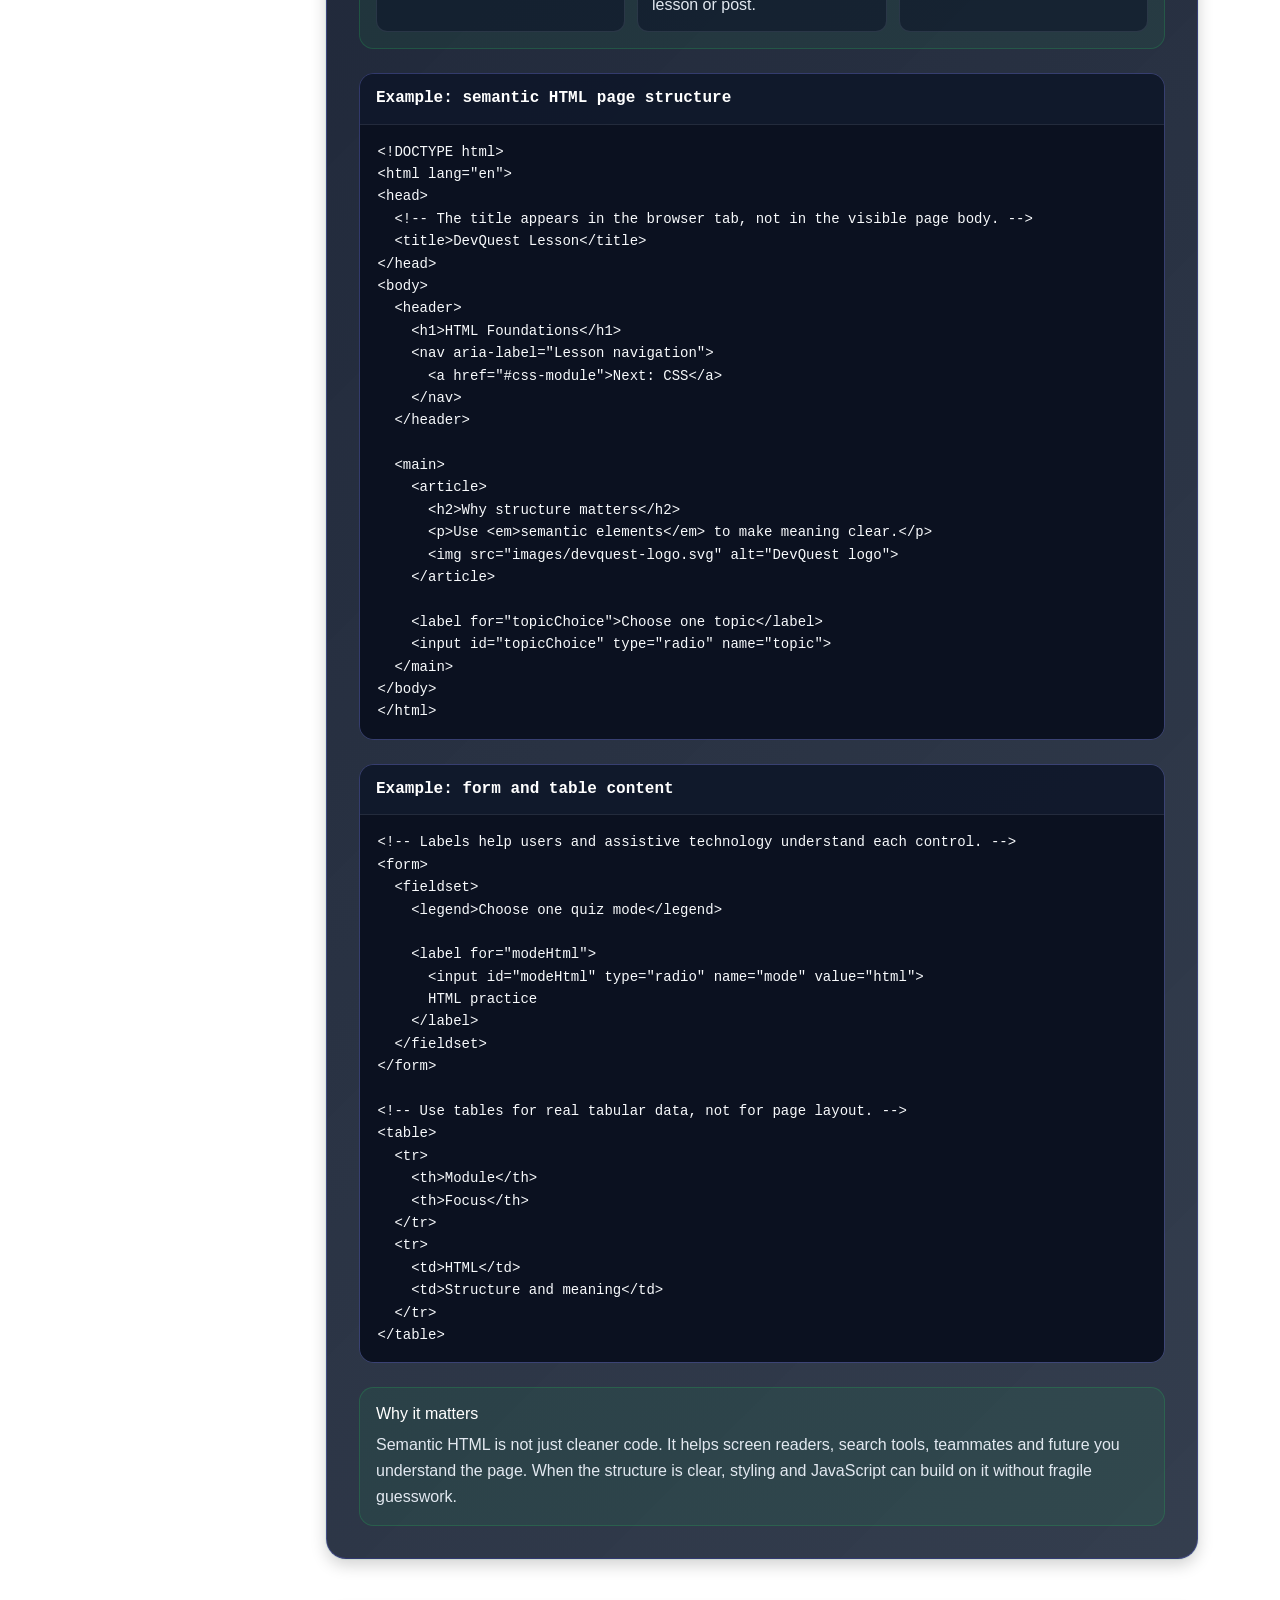
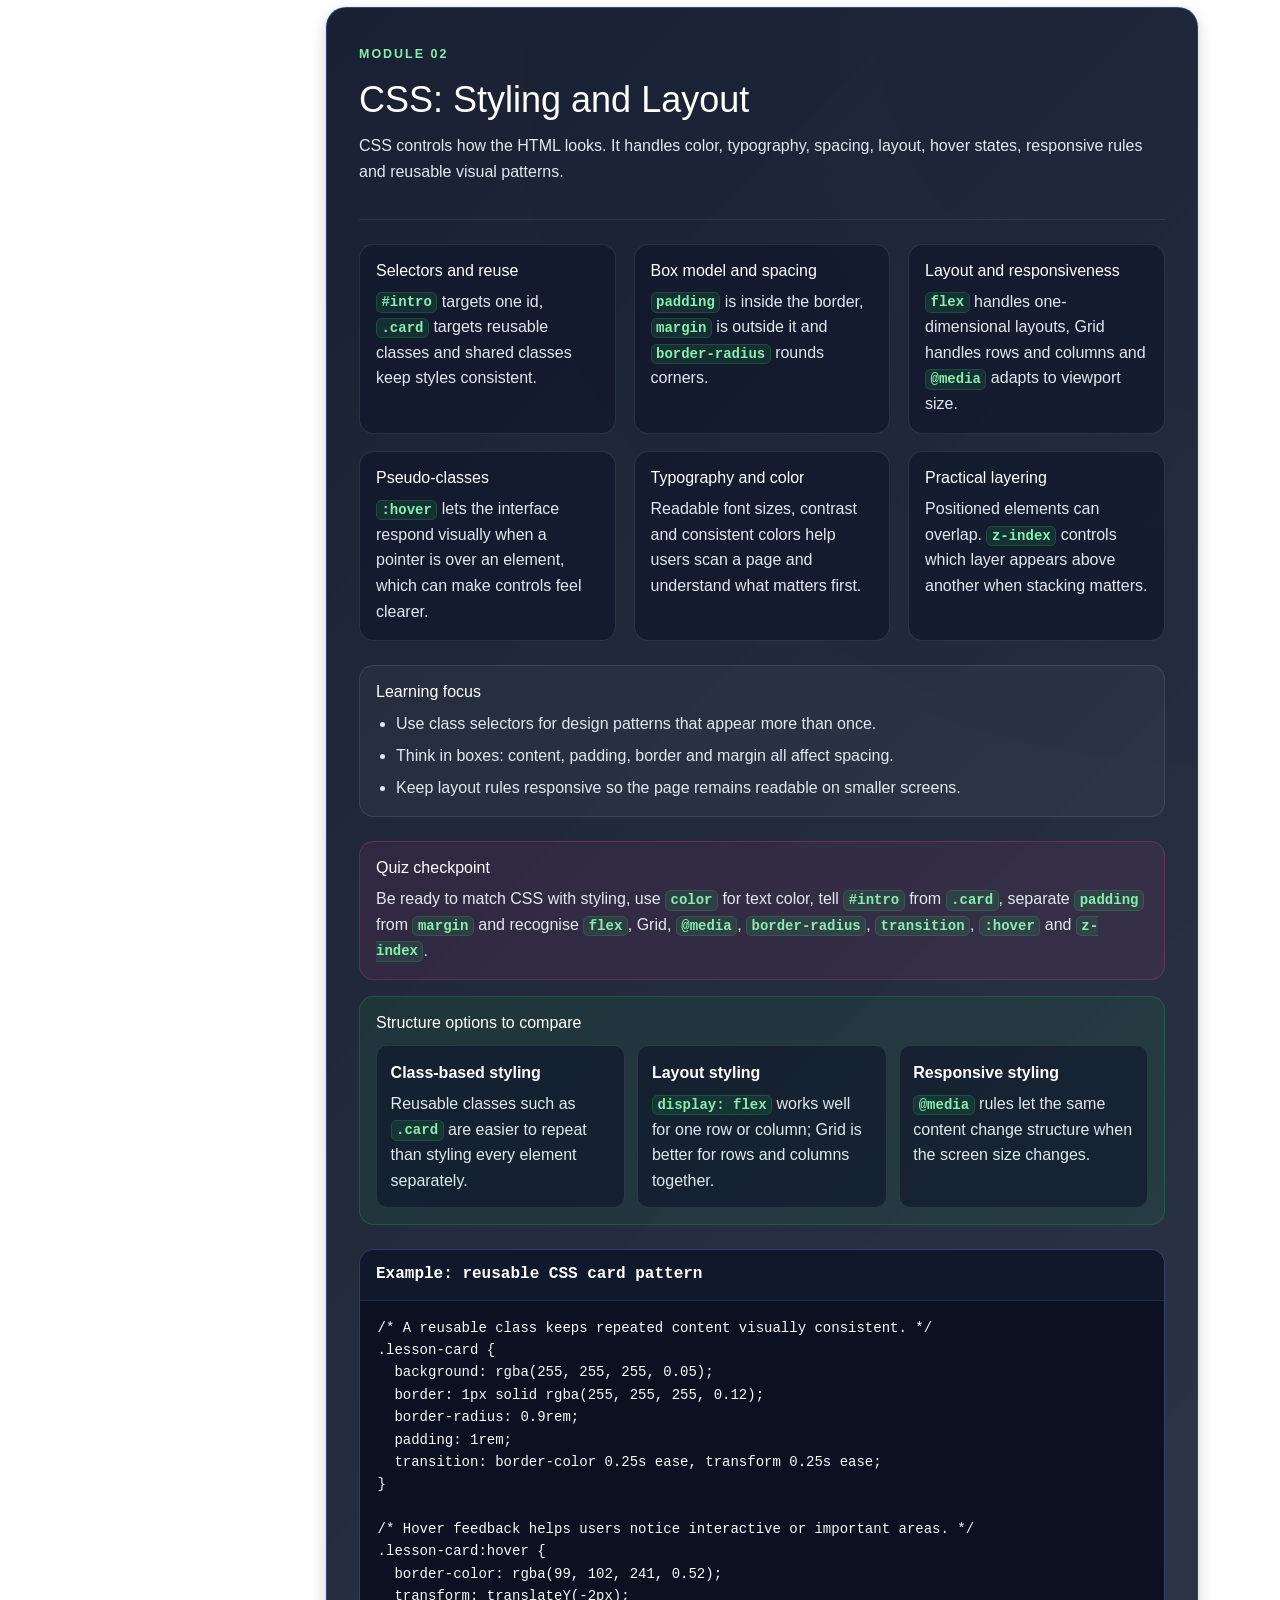
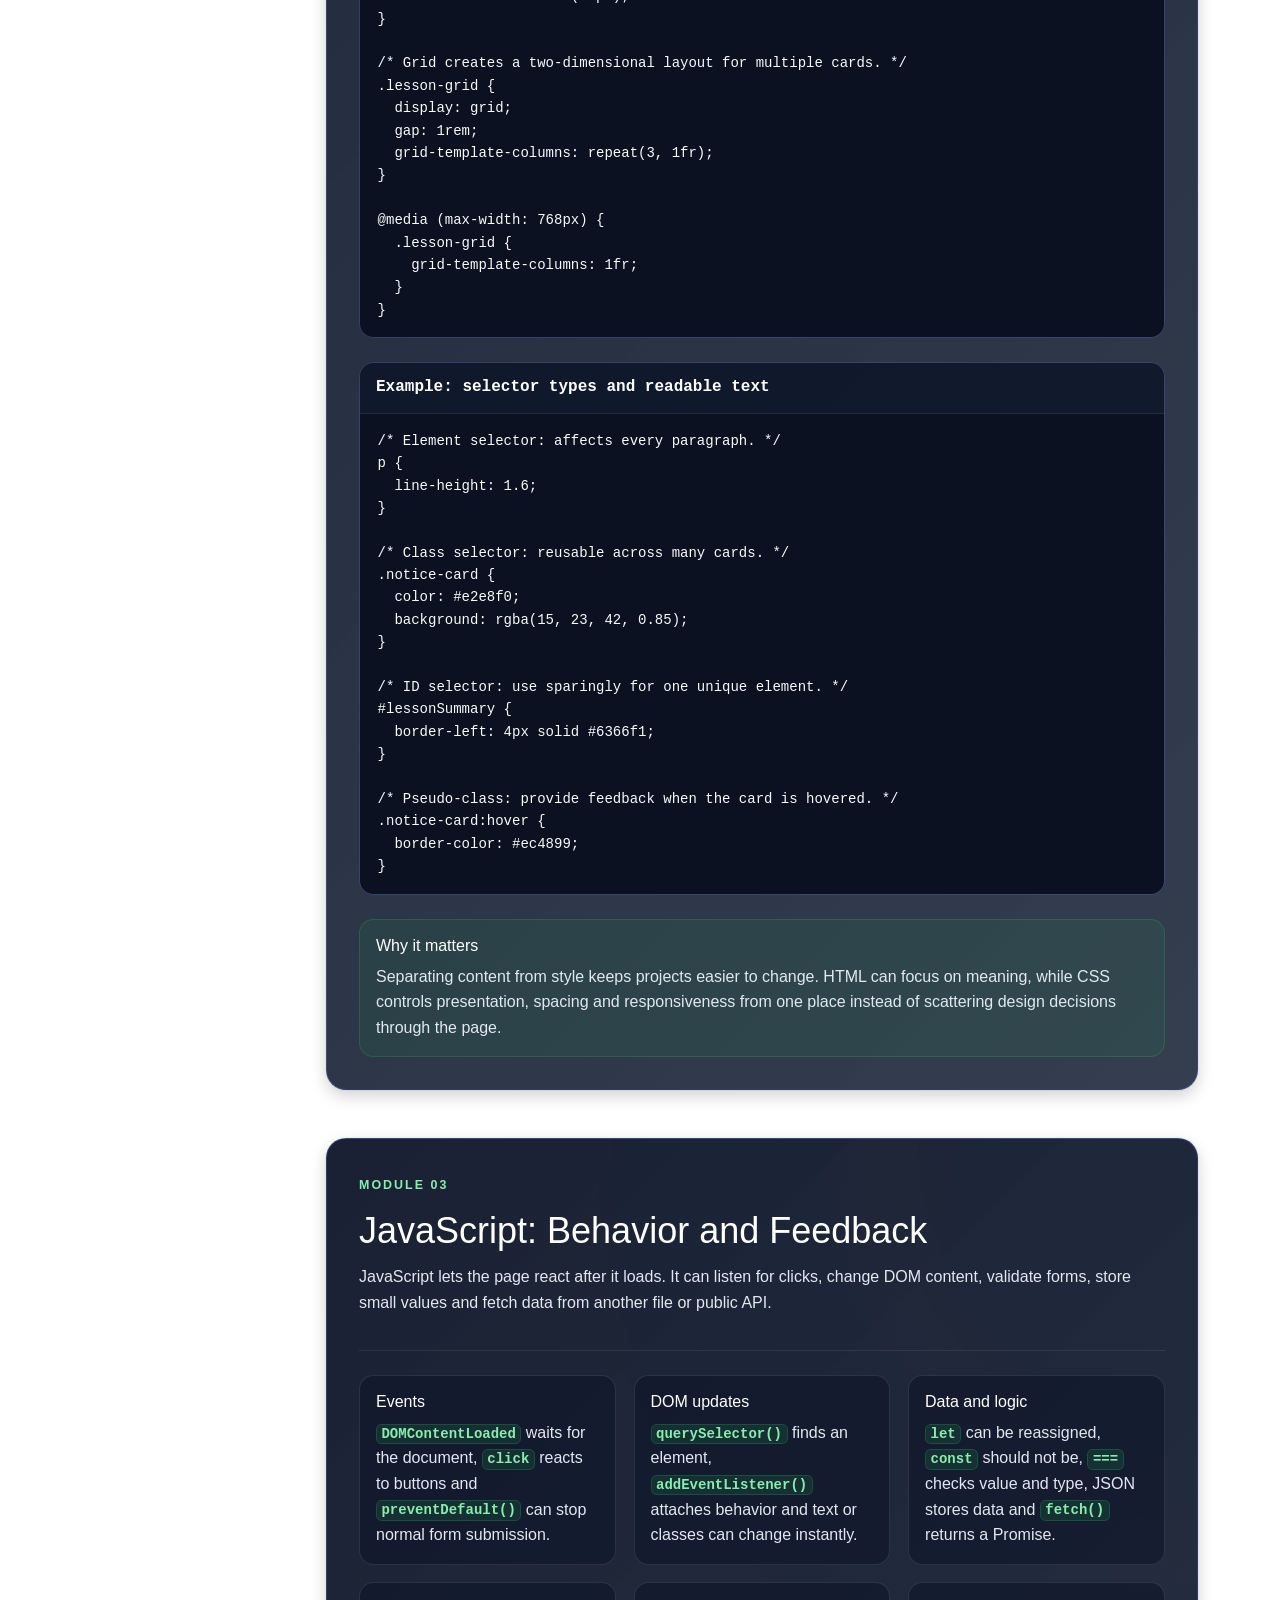
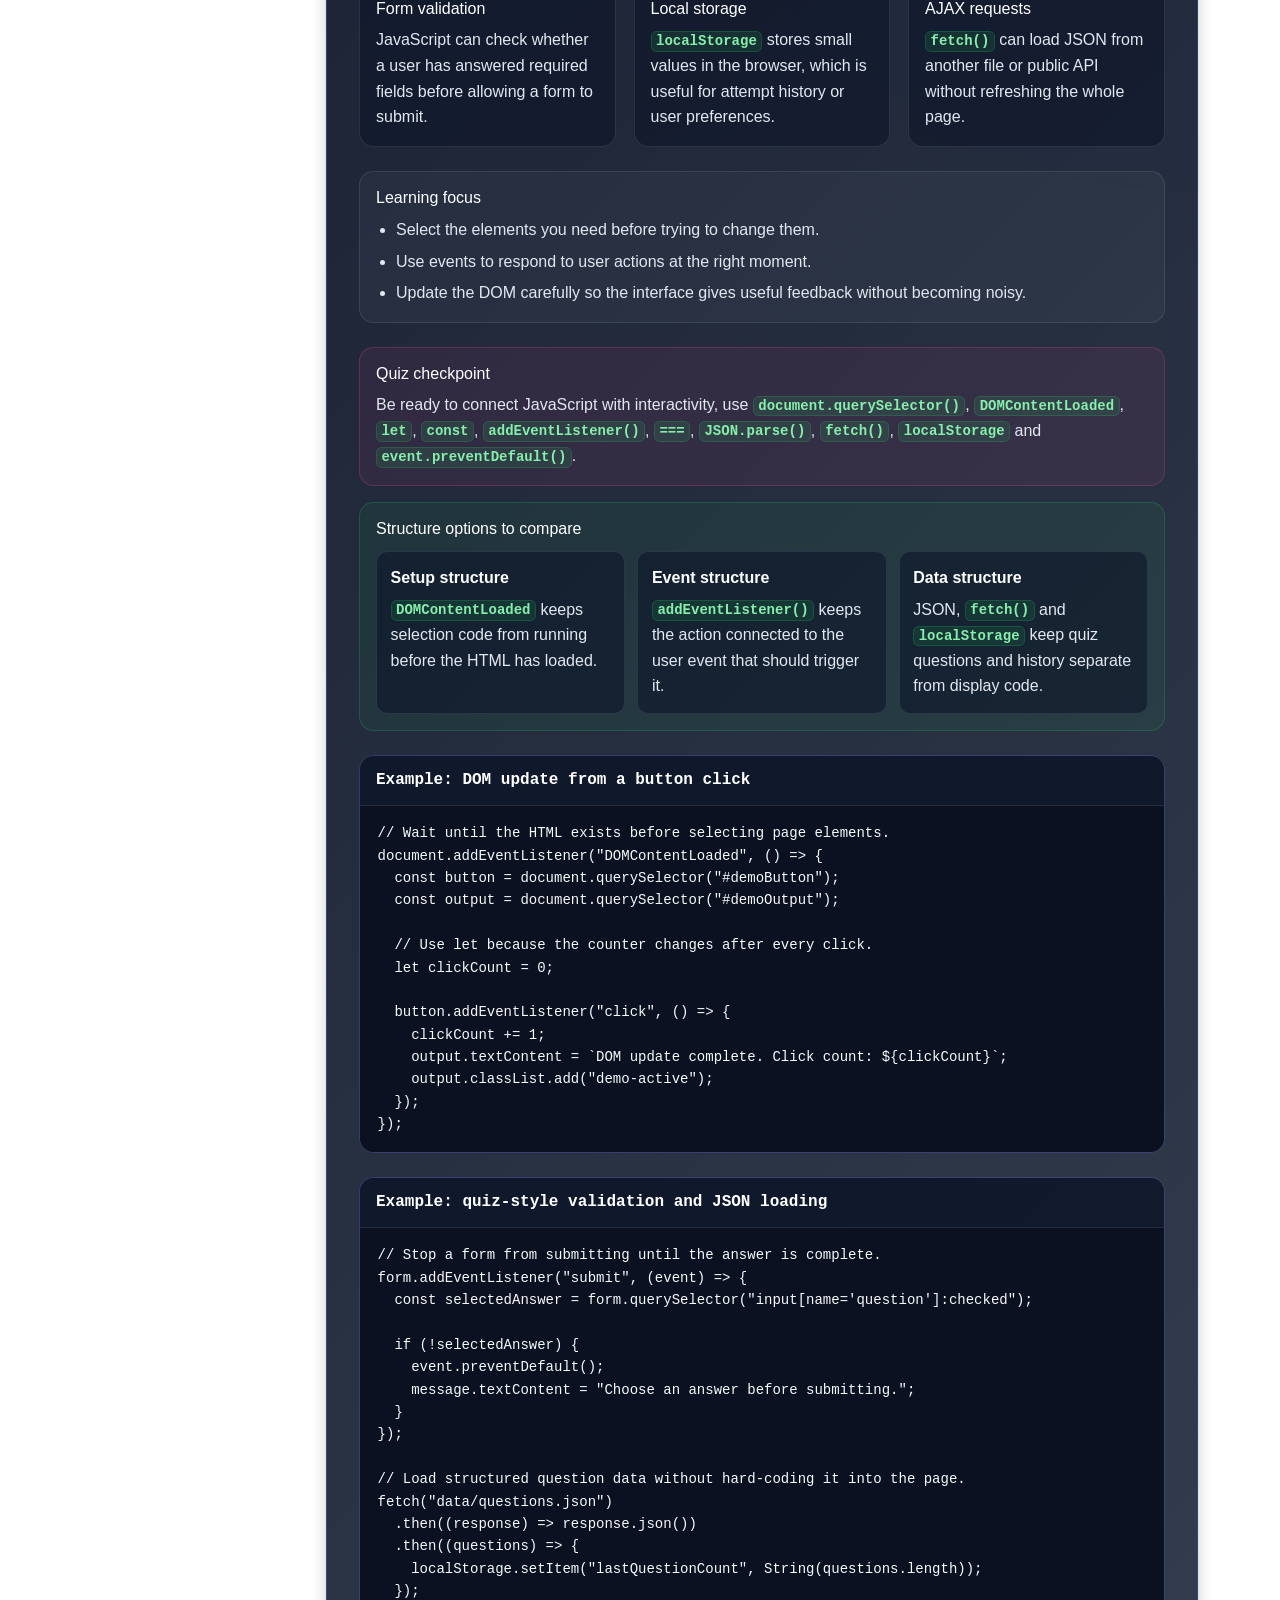
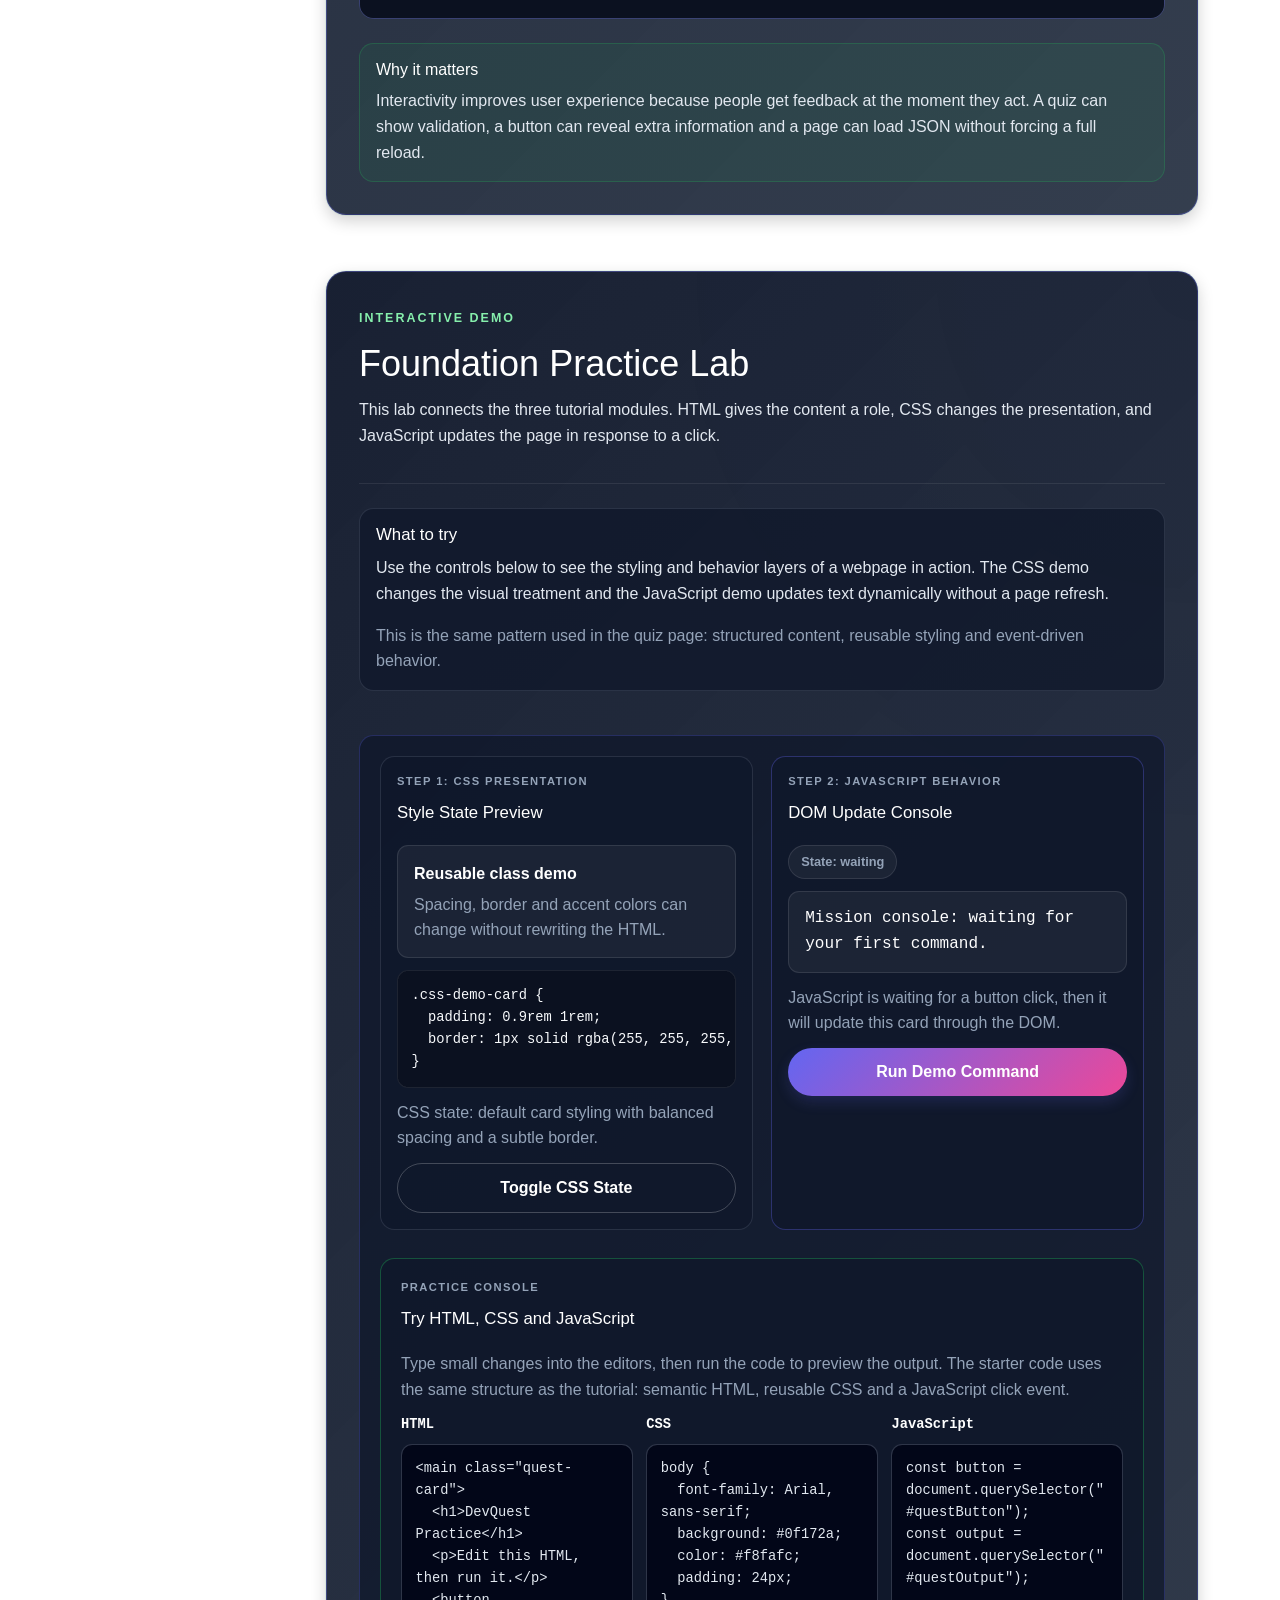
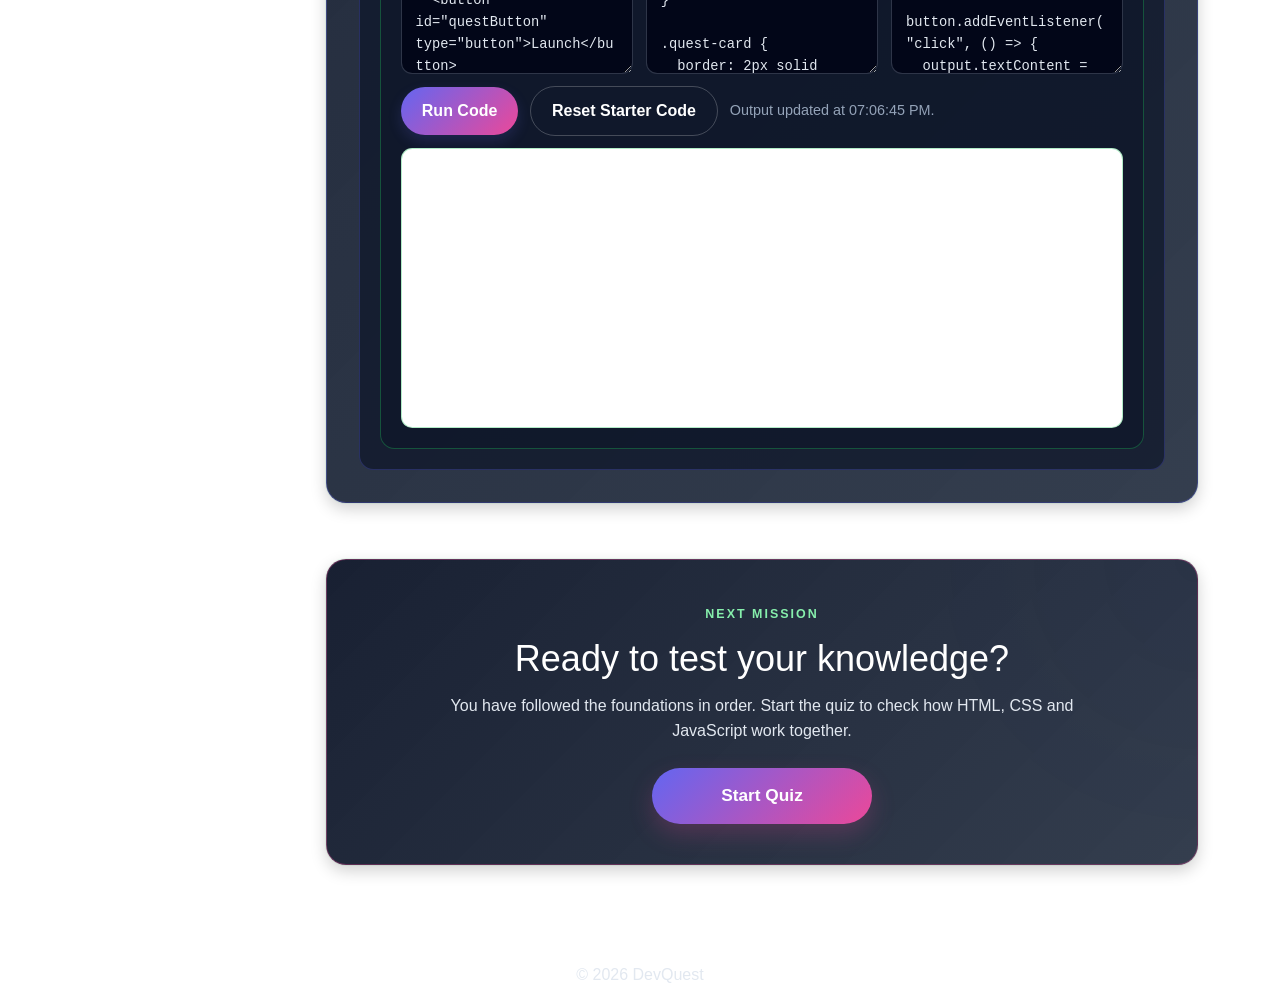
<file: tutorial.html>
<!DOCTYPE html>
<html lang="en">
<head>
  <meta charset="UTF-8">
  <meta name="viewport" content="width=device-width, initial-scale=1.0">
  <title>Tutorial | DevQuest</title>
  <link href="https://cdn.jsdelivr.net/npm/bootstrap@5.3.3/dist/css/bootstrap.min.css" rel="stylesheet">
  <link rel="icon" type="image/svg+xml" href="images/favicon.svg">
  <link rel="stylesheet" href="css/styles.css">
</head>
<body>

<header class="site-header">
  <nav class="navbar navbar-expand-lg navbar-dark custom-nav" aria-label="Main navigation">
    <div class="container">
      <a class="navbar-brand logo-link" href="index.html">
        <img src="images/devquest-logo.svg" alt="DevQuest logo" class="devquest-logo">
      </a>

      <button
        class="navbar-toggler"
        type="button"
        data-bs-toggle="collapse"
        data-bs-target="#mainNav"
        aria-controls="mainNav"
        aria-expanded="false"
        aria-label="Toggle navigation"
      >
        <span class="navbar-toggler-icon"></span>
      </button>

      <div class="collapse navbar-collapse" id="mainNav">
        <ul class="navbar-nav ms-auto">
          <li class="nav-item"><a class="nav-link" href="index.html">Home</a></li>
          <li class="nav-item"><a class="nav-link active" href="tutorial.html" aria-current="page">Tutorial</a></li>
          <li class="nav-item"><a class="nav-link" href="quiz.html">Quiz</a></li>
          <li class="nav-item"><a class="nav-link" href="reflection.html">AI Reflection</a></li>
          <li class="nav-item"><a class="nav-link" href="cv.html">CV</a></li>
        </ul>
      </div>
    </div>
  </nav>
</header>

<main class="container py-5">

  <!-- Tutorial Intro Card -->
  <section class="page-intro tutorial-hero" aria-labelledby="tutorialTitle">
    <div class="section-label">MISSION 1</div>
    <h1 id="tutorialTitle">Web Development Foundations</h1>
    <p class="lead mb-4">
      Build a beginner-friendly mental model of how webpages work: HTML creates meaning and structure,
      CSS turns that structure into a readable interface and JavaScript makes the page respond to people.
    </p>
    <div class="tutorial-pill-row" aria-label="Tutorial topics">
      <span class="tutorial-pill">HTML</span>
      <span class="tutorial-pill">CSS</span>
      <span class="tutorial-pill">JavaScript</span>
    </div>
  </section>

  <!-- Tutorial Layout: side navigation plus main lesson content -->
  <div class="tutorial-layout mt-4">
    <nav class="topic-nav" aria-label="Tutorial topic shortcuts">
      <span class="topic-nav-title">Lesson Path</span>
      <a href="#html-module" class="topic-link">HTML</a>
      <a href="#css-module" class="topic-link">CSS</a>
      <a href="#javascript-module" class="topic-link">JavaScript</a>
      <a href="#demo-module" class="topic-link">Demo</a>
      <a href="#code-playground" class="topic-link">Practice</a>
      <a href="#quiz-cta" class="topic-link">Quiz</a>
    </nav>

    <div class="tutorial-content-flow">

  <!-- HTML Lesson Module -->
  <section class="tutorial-module" id="html-module" aria-labelledby="htmlTitle">
    <div class="tutorial-section-head">
      <div class="section-label">MODULE 01</div>
      <h2 id="htmlTitle">HTML: Structure and Meaning</h2>
      <p class="tutorial-lede">
        HTML is the foundation of a webpage. It tells the browser what each piece of content is, such as
        a heading, paragraph, link, image, navigation area, article, form control or table row.
      </p>
    </div>

    <div class="concept-grid" aria-label="HTML key concepts">
      <article class="concept-card">
        <h3>Document foundation</h3>
        <p>Use <code>&lt;!DOCTYPE html&gt;</code>, <code>&lt;html&gt;</code>, <code>&lt;head&gt;</code> and <code>&lt;body&gt;</code> to give the page a reliable starting structure.</p>
      </article>
      <article class="concept-card">
        <h3>Content elements</h3>
        <p>Use <code>&lt;h1&gt;</code>, paragraphs, <code>&lt;a&gt;</code> links, images with <code>alt</code> and <code>&lt;em&gt;</code> for meaningful emphasis.</p>
      </article>
      <article class="concept-card">
        <h3>Semantic regions</h3>
        <p>Use <code>&lt;header&gt;</code>, <code>&lt;nav&gt;</code>, <code>&lt;main&gt;</code>, <code>&lt;section&gt;</code>, <code>&lt;article&gt;</code> and <code>&lt;footer&gt;</code> to describe layout purpose.</p>
      </article>
      <article class="concept-card">
        <h3>Lists and tables</h3>
        <p>Lists group related points, while tables should be saved for row-and-column data such as schedules, scores or comparisons.</p>
      </article>
      <article class="concept-card">
        <h3>Forms and labels</h3>
        <p>Forms collect user input. Labels connect text to controls and input types such as <code>radio</code> guide how users answer.</p>
      </article>
      <article class="concept-card">
        <h3>Head vs body</h3>
        <p>The <code>&lt;head&gt;</code> stores metadata and links to resources; the <code>&lt;body&gt;</code> contains what users see and interact with.</p>
      </article>
    </div>

    <article class="module-focus">
      <h3>Learning focus</h3>
      <ul>
        <li>Start with one clear page structure before adding styling.</li>
        <li>Choose elements based on meaning, not just how they look.</li>
        <li>Use labels and alt text so the page works for more people and tools.</li>
      </ul>
    </article>

    <article class="quiz-checkpoint">
      <h3>Quiz checkpoint</h3>
      <p>
        Be ready to identify what HTML stands for, where <code>&lt;title&gt;</code> belongs,
        why <code>&lt;h1&gt;</code> is the main visible heading, how <code>href</code> creates links,
        why images need <code>alt</code> and when to use <code>&lt;nav&gt;</code>,
        <code>&lt;main&gt;</code>, <code>&lt;article&gt;</code>, <code>&lt;tr&gt;</code>,
        <code>&lt;em&gt;</code>, labels and <code>type="radio"</code>.
      </p>
    </article>

    <article class="structure-options" aria-labelledby="htmlStructureTitle">
      <h3 id="htmlStructureTitle">Structure options to compare</h3>
      <div class="structure-grid">
        <div>
          <strong>Page structure</strong>
          <p><code>header</code>, <code>nav</code>, <code>main</code> and <code>footer</code> work well for a full webpage.</p>
        </div>
        <div>
          <strong>Article structure</strong>
          <p><code>article</code>, headings, paragraphs, links and images work well for one standalone lesson or post.</p>
        </div>
        <div>
          <strong>Form structure</strong>
          <p><code>form</code>, <code>label</code>, <code>input</code> and radio groups work well when users need to answer.</p>
        </div>
      </div>
    </article>

    <div class="code-example">
      <div class="code-heading">Example: semantic HTML page structure</div>
      <pre><code>&lt;!DOCTYPE html&gt;
&lt;html lang="en"&gt;
&lt;head&gt;
  &lt;!-- The title appears in the browser tab, not in the visible page body. --&gt;
  &lt;title&gt;DevQuest Lesson&lt;/title&gt;
&lt;/head&gt;
&lt;body&gt;
  &lt;header&gt;
    &lt;h1&gt;HTML Foundations&lt;/h1&gt;
    &lt;nav aria-label="Lesson navigation"&gt;
      &lt;a href="#css-module"&gt;Next: CSS&lt;/a&gt;
    &lt;/nav&gt;
  &lt;/header&gt;

  &lt;main&gt;
    &lt;article&gt;
      &lt;h2&gt;Why structure matters&lt;/h2&gt;
      &lt;p&gt;Use &lt;em&gt;semantic elements&lt;/em&gt; to make meaning clear.&lt;/p&gt;
      &lt;img src="images/devquest-logo.svg" alt="DevQuest logo"&gt;
    &lt;/article&gt;

    &lt;label for="topicChoice"&gt;Choose one topic&lt;/label&gt;
    &lt;input id="topicChoice" type="radio" name="topic"&gt;
  &lt;/main&gt;
&lt;/body&gt;
&lt;/html&gt;</code></pre>
    </div>

    <div class="code-example">
      <div class="code-heading">Example: form and table content</div>
      <pre><code>&lt;!-- Labels help users and assistive technology understand each control. --&gt;
&lt;form&gt;
  &lt;fieldset&gt;
    &lt;legend&gt;Choose one quiz mode&lt;/legend&gt;

    &lt;label for="modeHtml"&gt;
      &lt;input id="modeHtml" type="radio" name="mode" value="html"&gt;
      HTML practice
    &lt;/label&gt;
  &lt;/fieldset&gt;
&lt;/form&gt;

&lt;!-- Use tables for real tabular data, not for page layout. --&gt;
&lt;table&gt;
  &lt;tr&gt;
    &lt;th&gt;Module&lt;/th&gt;
    &lt;th&gt;Focus&lt;/th&gt;
  &lt;/tr&gt;
  &lt;tr&gt;
    &lt;td&gt;HTML&lt;/td&gt;
    &lt;td&gt;Structure and meaning&lt;/td&gt;
  &lt;/tr&gt;
&lt;/table&gt;</code></pre>
    </div>

    <article class="why-panel">
      <h3>Why it matters</h3>
      <p>
        Semantic HTML is not just cleaner code. It helps screen readers, search tools, teammates and future you
        understand the page. When the structure is clear, styling and JavaScript can build on it without fragile guesswork.
      </p>
    </article>
  </section>

  <!-- CSS Lesson Module -->
  <section class="tutorial-module" id="css-module" aria-labelledby="cssTitle">
    <div class="tutorial-section-head">
      <div class="section-label">MODULE 02</div>
      <h2 id="cssTitle">CSS: Styling and Layout</h2>
      <p class="tutorial-lede">
        CSS controls how the HTML looks. It handles color, typography, spacing, layout, hover states,
        responsive rules and reusable visual patterns.
      </p>
    </div>

    <div class="concept-grid" aria-label="CSS key concepts">
      <article class="concept-card">
        <h3>Selectors and reuse</h3>
        <p><code>#intro</code> targets one id, <code>.card</code> targets reusable classes and shared classes keep styles consistent.</p>
      </article>
      <article class="concept-card">
        <h3>Box model and spacing</h3>
        <p><code>padding</code> is inside the border, <code>margin</code> is outside it and <code>border-radius</code> rounds corners.</p>
      </article>
      <article class="concept-card">
        <h3>Layout and responsiveness</h3>
        <p><code>flex</code> handles one-dimensional layouts, Grid handles rows and columns and <code>@media</code> adapts to viewport size.</p>
      </article>
      <article class="concept-card">
        <h3>Pseudo-classes</h3>
        <p><code>:hover</code> lets the interface respond visually when a pointer is over an element, which can make controls feel clearer.</p>
      </article>
      <article class="concept-card">
        <h3>Typography and color</h3>
        <p>Readable font sizes, contrast and consistent colors help users scan a page and understand what matters first.</p>
      </article>
      <article class="concept-card">
        <h3>Practical layering</h3>
        <p>Positioned elements can overlap. <code>z-index</code> controls which layer appears above another when stacking matters.</p>
      </article>
    </div>

    <article class="module-focus">
      <h3>Learning focus</h3>
      <ul>
        <li>Use class selectors for design patterns that appear more than once.</li>
        <li>Think in boxes: content, padding, border and margin all affect spacing.</li>
        <li>Keep layout rules responsive so the page remains readable on smaller screens.</li>
      </ul>
    </article>

    <article class="quiz-checkpoint">
      <h3>Quiz checkpoint</h3>
      <p>
        Be ready to match CSS with styling, use <code>color</code> for text color,
        tell <code>#intro</code> from <code>.card</code>, separate <code>padding</code>
        from <code>margin</code> and recognise <code>flex</code>, Grid, <code>@media</code>,
        <code>border-radius</code>, <code>transition</code>, <code>:hover</code> and
        <code>z-index</code>.
      </p>
    </article>

    <article class="structure-options" aria-labelledby="cssStructureTitle">
      <h3 id="cssStructureTitle">Structure options to compare</h3>
      <div class="structure-grid">
        <div>
          <strong>Class-based styling</strong>
          <p>Reusable classes such as <code>.card</code> are easier to repeat than styling every element separately.</p>
        </div>
        <div>
          <strong>Layout styling</strong>
          <p><code>display: flex</code> works well for one row or column; Grid is better for rows and columns together.</p>
        </div>
        <div>
          <strong>Responsive styling</strong>
          <p><code>@media</code> rules let the same content change structure when the screen size changes.</p>
        </div>
      </div>
    </article>

    <div class="code-example">
      <div class="code-heading">Example: reusable CSS card pattern</div>
      <pre><code>/* A reusable class keeps repeated content visually consistent. */
.lesson-card {
  background: rgba(255, 255, 255, 0.05);
  border: 1px solid rgba(255, 255, 255, 0.12);
  border-radius: 0.9rem;
  padding: 1rem;
  transition: border-color 0.25s ease, transform 0.25s ease;
}

/* Hover feedback helps users notice interactive or important areas. */
.lesson-card:hover {
  border-color: rgba(99, 102, 241, 0.52);
  transform: translateY(-2px);
}

/* Grid creates a two-dimensional layout for multiple cards. */
.lesson-grid {
  display: grid;
  gap: 1rem;
  grid-template-columns: repeat(3, 1fr);
}

@media (max-width: 768px) {
  .lesson-grid {
    grid-template-columns: 1fr;
  }
}</code></pre>
    </div>

    <div class="code-example">
      <div class="code-heading">Example: selector types and readable text</div>
      <pre><code>/* Element selector: affects every paragraph. */
p {
  line-height: 1.6;
}

/* Class selector: reusable across many cards. */
.notice-card {
  color: #e2e8f0;
  background: rgba(15, 23, 42, 0.85);
}

/* ID selector: use sparingly for one unique element. */
#lessonSummary {
  border-left: 4px solid #6366f1;
}

/* Pseudo-class: provide feedback when the card is hovered. */
.notice-card:hover {
  border-color: #ec4899;
}</code></pre>
    </div>

    <article class="why-panel">
      <h3>Why it matters</h3>
      <p>
        Separating content from style keeps projects easier to change. HTML can focus on meaning, while CSS controls
        presentation, spacing and responsiveness from one place instead of scattering design decisions through the page.
      </p>
    </article>
  </section>

  <!-- JavaScript Lesson Module -->
  <section class="tutorial-module" id="javascript-module" aria-labelledby="javascriptTitle">
    <div class="tutorial-section-head">
      <div class="section-label">MODULE 03</div>
      <h2 id="javascriptTitle">JavaScript: Behavior and Feedback</h2>
      <p class="tutorial-lede">
        JavaScript lets the page react after it loads. It can listen for clicks, change DOM content,
        validate forms, store small values and fetch data from another file or public API.
      </p>
    </div>

    <div class="concept-grid" aria-label="JavaScript key concepts">
      <article class="concept-card">
        <h3>Events</h3>
        <p><code>DOMContentLoaded</code> waits for the document, <code>click</code> reacts to buttons and <code>preventDefault()</code> can stop normal form submission.</p>
      </article>
      <article class="concept-card">
        <h3>DOM updates</h3>
        <p><code>querySelector()</code> finds an element, <code>addEventListener()</code> attaches behavior and text or classes can change instantly.</p>
      </article>
      <article class="concept-card">
        <h3>Data and logic</h3>
        <p><code>let</code> can be reassigned, <code>const</code> should not be, <code>===</code> checks value and type, JSON stores data and <code>fetch()</code> returns a Promise.</p>
      </article>
      <article class="concept-card">
        <h3>Form validation</h3>
        <p>JavaScript can check whether a user has answered required fields before allowing a form to submit.</p>
      </article>
      <article class="concept-card">
        <h3>Local storage</h3>
        <p><code>localStorage</code> stores small values in the browser, which is useful for attempt history or user preferences.</p>
      </article>
      <article class="concept-card">
        <h3>AJAX requests</h3>
        <p><code>fetch()</code> can load JSON from another file or public API without refreshing the whole page.</p>
      </article>
    </div>

    <article class="module-focus">
      <h3>Learning focus</h3>
      <ul>
        <li>Select the elements you need before trying to change them.</li>
        <li>Use events to respond to user actions at the right moment.</li>
        <li>Update the DOM carefully so the interface gives useful feedback without becoming noisy.</li>
      </ul>
    </article>

    <article class="quiz-checkpoint">
      <h3>Quiz checkpoint</h3>
      <p>
        Be ready to connect JavaScript with interactivity, use <code>document.querySelector()</code>,
        <code>DOMContentLoaded</code>, <code>let</code>, <code>const</code>,
        <code>addEventListener()</code>, <code>===</code>, <code>JSON.parse()</code>,
        <code>fetch()</code>, <code>localStorage</code> and <code>event.preventDefault()</code>.
      </p>
    </article>

    <article class="structure-options" aria-labelledby="jsStructureTitle">
      <h3 id="jsStructureTitle">Structure options to compare</h3>
      <div class="structure-grid">
        <div>
          <strong>Setup structure</strong>
          <p><code>DOMContentLoaded</code> keeps selection code from running before the HTML has loaded.</p>
        </div>
        <div>
          <strong>Event structure</strong>
          <p><code>addEventListener()</code> keeps the action connected to the user event that should trigger it.</p>
        </div>
        <div>
          <strong>Data structure</strong>
          <p>JSON, <code>fetch()</code> and <code>localStorage</code> keep quiz questions and history separate from display code.</p>
        </div>
      </div>
    </article>

    <div class="code-example">
      <div class="code-heading">Example: DOM update from a button click</div>
      <pre><code>// Wait until the HTML exists before selecting page elements.
document.addEventListener("DOMContentLoaded", () =&gt; {
  const button = document.querySelector("#demoButton");
  const output = document.querySelector("#demoOutput");

  // Use let because the counter changes after every click.
  let clickCount = 0;

  button.addEventListener("click", () =&gt; {
    clickCount += 1;
    output.textContent = `DOM update complete. Click count: ${clickCount}`;
    output.classList.add("demo-active");
  });
});</code></pre>
    </div>

    <div class="code-example">
      <div class="code-heading">Example: quiz-style validation and JSON loading</div>
      <pre><code>// Stop a form from submitting until the answer is complete.
form.addEventListener("submit", (event) =&gt; {
  const selectedAnswer = form.querySelector("input[name='question']:checked");

  if (!selectedAnswer) {
    event.preventDefault();
    message.textContent = "Choose an answer before submitting.";
  }
});

// Load structured question data without hard-coding it into the page.
fetch("data/questions.json")
  .then((response) =&gt; response.json())
  .then((questions) =&gt; {
    localStorage.setItem("lastQuestionCount", String(questions.length));
  });</code></pre>
    </div>

    <article class="why-panel">
      <h3>Why it matters</h3>
      <p>
        Interactivity improves user experience because people get feedback at the moment they act. A quiz can show
        validation, a button can reveal extra information and a page can load JSON without forcing a full reload.
      </p>
    </article>
  </section>

  <!-- Interactive Demo Lab: controlled by js/main.js -->
  <section class="tutorial-demo" id="demo-module" aria-labelledby="demoTitle">
    <div class="tutorial-section-head">
      <div class="section-label">INTERACTIVE DEMO</div>
      <h2 id="demoTitle">Foundation Practice Lab</h2>
      <p class="tutorial-lede">
        This lab connects the three tutorial modules. HTML gives the content a role, CSS changes the presentation,
        and JavaScript updates the page in response to a click.
      </p>
    </div>

    <div class="demo-learning-flow">
      <article class="demo-context-card">
        <h3>What to try</h3>
        <p>
          Use the controls below to see the styling and behavior layers of a webpage in action. The CSS demo changes
          the visual treatment and the JavaScript demo updates text dynamically without a page refresh.
        </p>
        <p class="card-muted mb-0">
          This is the same pattern used in the quiz page: structured content, reusable styling and event-driven behavior.
        </p>
      </article>

      <div class="demo-surface" id="demoSurface" aria-label="Foundation practice lab">
        <div class="demo-card-grid" aria-label="Foundation mini demos">
          <article class="lab-card">
            <div class="lab-card-label">Step 1: CSS presentation</div>
            <h3>Style State Preview</h3>
            <div class="css-demo-card" id="cssDemoTarget">
              <strong>Reusable class demo</strong>
              <span>Spacing, border and accent colors can change without rewriting the HTML.</span>
            </div>
            <pre class="css-demo-code"><code id="cssDemoCode">.css-demo-card {
  padding: 0.9rem 1rem;
  border: 1px solid rgba(255, 255, 255, 0.1);
}</code></pre>
            <p id="cssDemoExplanation" class="lab-note" aria-live="polite">
              CSS state: default card styling with balanced spacing and a subtle border.
            </p>
            <button type="button" class="btn btn-outline-light" id="cssDemoButton">Toggle CSS State</button>
          </article>

          <article class="lab-card lab-card-primary">
            <div class="lab-card-label">Step 2: JavaScript behavior</div>
            <h3>DOM Update Console</h3>
            <!-- These demo elements are updated by js/main.js when the demo command button is clicked. -->
            <div class="js-state-label" id="jsDemoState">State: waiting</div>
            <p class="demo-output" id="demoOutput" aria-live="polite">
              Mission console: waiting for your first command.
            </p>
            <p class="lab-note" id="jsDemoExplanation" aria-live="polite">
              JavaScript is waiting for a button click, then it will update this card through the DOM.
            </p>
            <button type="button" class="btn btn-primary" id="demoButton">Run Demo Command</button>
          </article>
        </div>

        <!-- Code Playground: HTML/CSS/JS inputs are rendered into a sandboxed iframe -->
        <article class="lab-card code-playground-card" id="code-playground">
          <div class="lab-card-label">Practice console</div>
          <h3>Try HTML, CSS and JavaScript</h3>
          <p class="lab-note">
            Type small changes into the editors, then run the code to preview the output. The starter code uses the same
            structure as the tutorial: semantic HTML, reusable CSS and a JavaScript click event.
          </p>

          <div class="code-playground-grid">
            <label class="code-editor-panel" for="htmlPlaygroundInput">
              <span>HTML</span>
              <textarea id="htmlPlaygroundInput" spellcheck="false">&lt;main class="quest-card"&gt;
  &lt;h1&gt;DevQuest Practice&lt;/h1&gt;
  &lt;p&gt;Edit this HTML, then run it.&lt;/p&gt;
  &lt;button id="questButton" type="button"&gt;Launch&lt;/button&gt;
  &lt;p id="questOutput"&gt;Waiting for JavaScript...&lt;/p&gt;
&lt;/main&gt;</textarea>
            </label>

            <label class="code-editor-panel" for="cssPlaygroundInput">
              <span>CSS</span>
              <textarea id="cssPlaygroundInput" spellcheck="false">body {
  font-family: Arial, sans-serif;
  background: #0f172a;
  color: #f8fafc;
  padding: 24px;
}

.quest-card {
  border: 2px solid #22c55e;
  border-radius: 8px;
  padding: 16px;
}

button:hover {
  background: #22c55e;
}</textarea>
            </label>

            <label class="code-editor-panel" for="jsPlaygroundInput">
              <span>JavaScript</span>
              <textarea id="jsPlaygroundInput" spellcheck="false">const button = document.querySelector("#questButton");
const output = document.querySelector("#questOutput");

button.addEventListener("click", () =&gt; {
  output.textContent = "JavaScript updated the DOM.";
});</textarea>
            </label>
          </div>

          <div class="code-playground-actions">
            <!-- The run/reset buttons control the sandboxed iframe preview below. -->
            <button type="button" class="btn btn-primary" id="runPlaygroundButton">Run Code</button>
            <button type="button" class="btn btn-outline-light" id="resetPlaygroundButton">Reset Starter Code</button>
            <span id="playgroundStatus" class="playground-status" aria-live="polite">Output is ready for launch.</span>
          </div>

          <iframe
            id="codePlaygroundFrame"
            class="code-playground-frame"
            title="Code playground output"
            sandbox="allow-scripts"
          ></iframe>
        </article>
      </div>
    </div>
  </section>

  <!-- Next Mission Call-to-Action -->
  <section class="tutorial-cta text-center" id="quiz-cta" aria-labelledby="quizCtaTitle">
    <div class="section-label">NEXT MISSION</div>
    <h2 id="quizCtaTitle">Ready to test your knowledge?</h2>
    <p>
      You have followed the foundations in order. Start the quiz to check how HTML, CSS and JavaScript work together.
    </p>
    <a href="quiz.html" class="btn btn-primary btn-lg tutorial-cta-button">Start Quiz</a>
  </section>

    </div>
  </div>

</main>

<footer class="site-footer text-center py-3">
  <p class="mb-0">&copy; 2026 DevQuest</p>
</footer>

<script src="https://cdn.jsdelivr.net/npm/bootstrap@5.3.3/dist/js/bootstrap.bundle.min.js"></script>
<script src="js/main.js"></script>
</body>
</html>
</file>
<file: css/styles.css>
/* DEVQUEST DESIGN SYSTEM */

:root {
  --bg-main: #0f172a;
  --bg-surface: #1e293b;
  --bg-surface-soft: rgba(255, 255, 255, 0.05);
  --border-soft: rgba(255, 255, 255, 0.10);

  --primary: #6366f1;
  --secondary: #ec4899;
  --success: #22c55e;
  --danger: #ef4444;

  --text-main: #e2e8f0;
  --text-muted: #94a3b8;
  --text-dark: #0f172a;

  --shadow-soft: 0 6px 16px rgba(0, 0, 0, 0.18);
  --shadow-glow: 0 0 0 1px rgba(99, 102, 241, 0.18);

  --radius-lg: 1.25rem;
  --radius-md: 0.9rem;
  --radius-sm: 0.7rem;

  --transition-fast: 0.25s ease;
  --transition-med: 0.35s ease;
}

/* GLOBAL */

* {
  box-sizing: border-box;
}

html {
  scroll-behavior: smooth;
}

body {
  margin: 0;
  font-family: Arial, Helvetica, sans-serif;
  background:
    radial-gradient(circle at top left, rgba(99, 102, 241, 0.18), transparent 30%),
    radial-gradient(circle at top right, rgba(236, 72, 153, 0.16), transparent 28%),
    linear-gradient(180deg, #0f172a 0%, #111827 100%);
  /* Keeps the gradient consistent across pages with different document heights. */
  background-attachment: fixed;
  background-size: 100vw 100vh;
  color: var(--text-main);
  line-height: 1.6;
  min-height: 100vh;
}

h1,
h2,
h3,
h4 {
  color: #ffffff;
  margin-top: 0;
  line-height: 1.2;
}

p,
li {
  color: var(--text-main);
}

a {
  text-decoration: none;
  transition: color var(--transition-fast);
}

pre {
  background: #0b1120;
  color: #f8fafc;
  padding: 1rem 1.1rem;
  border-radius: var(--radius-md);
  overflow-x: auto;
  border: 1px solid rgba(255, 255, 255, 0.08);
}

code {
  background: rgba(34, 197, 94, 0.12);
  border: 1px solid rgba(34, 197, 94, 0.22);
  border-radius: 0.35rem;
  color: #86efac;
  font-family: "Courier New", monospace;
  font-weight: 800;
  padding: 0.08rem 0.28rem;
}

pre code {
  background: transparent;
  border: 0;
  color: inherit;
  font-weight: inherit;
  padding: 0;
}

ul {
  padding-left: 1.25rem;
}

.hidden {
  display: none;
}

/* NAVBAR */

.custom-nav {
  background: linear-gradient(90deg, rgba(15, 23, 42, 0.95), rgba(30, 41, 59, 0.95));
  border-bottom: 1px solid rgba(255, 255, 255, 0.08);
  box-shadow: 0 4px 12px rgba(0, 0, 0, 0.16);
}

.navbar-brand {
  font-weight: 800;
  letter-spacing: 0.5px;
  color: #ffffff !important;
}

.brand-mark {
  background: linear-gradient(135deg, var(--primary), var(--secondary));
  -webkit-background-clip: text;
  background-clip: text;
  color: transparent;
}

.logo-link {
  display: inline-flex;
  align-items: center;
  text-decoration: none;
}

.devquest-logo {
  height: 68px;
  width: auto;
  display: block;
  transition: opacity var(--transition-fast);
}

.logo-link:hover .devquest-logo {
  opacity: 0.92;
}

.nav-link {
  color: var(--text-main) !important;
  font-weight: 600;
  padding: 0.6rem 0.9rem !important;
  border-radius: 999px;
  transition: all var(--transition-fast);
}

.nav-link:hover {
  color: #ffffff !important;
  background: rgba(255, 255, 255, 0.06);
}

.nav-link.active {
  background: linear-gradient(135deg, rgba(99, 102, 241, 0.25), rgba(236, 72, 153, 0.20));
  color: #ffffff !important;
  box-shadow: inset 0 0 0 1px rgba(255, 255, 255, 0.08);
}

/* HERO / PAGE INTRO */

.hero-section {
  background: linear-gradient(
    rgba(15, 23, 42, 0.8),
    rgba(15, 23, 42, 0.9)
  );

  background-size: cover;
  background-position: center;
  background-repeat: no-repeat;
}

.hero-section::before {
  content: "";
  position: absolute;
  inset: auto -10% -40% auto;
  width: 280px;
  height: 280px;
  background: radial-gradient(circle, rgba(236, 72, 153, 0.18), transparent 65%);
  pointer-events: none;
}

.hero-badge,
.section-label {
  display: inline-block;
  font-size: 0.78rem;
  font-weight: 700;
  letter-spacing: 2px;
  text-transform: uppercase;
  color: var(--text-muted);
  margin-bottom: 0.8rem;
}

.section-label {
  color: #86efac;
}

.hero-title {
  font-size: clamp(2.2rem, 5vw, 4rem);
  font-weight: 800;
  margin-bottom: 1rem;
}

.hero-subtitle {
  max-width: 760px;
  margin: 0 auto;
  color: var(--text-main);
  font-size: 1.05rem;
}

.page-intro {
  background:
    linear-gradient(135deg, rgba(15, 23, 42, 0.96), rgba(30, 41, 59, 0.9)),
    radial-gradient(circle at top right, rgba(99, 102, 241, 0.18), transparent 32%);
  border: 1px solid rgba(99, 102, 241, 0.32);
  border-radius: var(--radius-lg);
  padding: 2rem;
  box-shadow: var(--shadow-soft), 0 0 0 1px rgba(34, 197, 94, 0.08);
}

/* CARDS */

.content-card,
.feature-card {
  background:
    linear-gradient(135deg, rgba(15, 23, 42, 0.96), rgba(30, 41, 59, 0.9)),
    radial-gradient(circle at top right, rgba(99, 102, 241, 0.18), transparent 32%);
  border: 1px solid rgba(99, 102, 241, 0.32);
  border-radius: var(--radius-lg);
  padding: 1.6rem;
  box-shadow: var(--shadow-soft), 0 0 0 1px rgba(34, 197, 94, 0.08);
  transition: border-color var(--transition-fast), box-shadow var(--transition-fast), transform var(--transition-fast);
}

.page-intro {
  transition: border-color var(--transition-fast), box-shadow var(--transition-fast), transform var(--transition-fast);
}

.page-intro:hover,
.feature-card:hover,
.content-card:hover {
  border-color: rgba(99, 102, 241, 0.42);
  box-shadow: var(--shadow-soft), var(--shadow-glow);
  transform: translateY(-2px);
}

.feature-card h2,
.content-card h2 {
  margin-bottom: 0.9rem;
  font-size: 1.35rem;
  transition: color var(--transition-fast), text-shadow var(--transition-fast);
}

.page-intro h1,
.page-intro .section-label,
.content-card h2,
.content-card .section-label,
.feature-card h2,
.feature-card .section-label {
  transition: color var(--transition-fast), text-shadow var(--transition-fast);
}

.page-intro:hover h1,
.content-card:hover h2,
.feature-card:hover h2 {
  color: #ffffff;
  text-shadow: 0 0 8px rgba(99, 102, 241, 0.45);
}

.page-intro:hover .section-label,
.content-card:hover .section-label,
.feature-card:hover .section-label {
  color: #86efac;
  text-shadow: 0 0 12px rgba(34, 197, 94, 0.16);
}

.feature-card p,
.content-card p {
  color: var(--text-main);
}

.card-muted {
  color: var(--text-muted);
}

.mission-card-link {
  /* Allows an entire mission card to behave like a link without changing its card styling. */
  display: block;
  text-decoration: none;
}

.mission-card-link:focus-visible {
  outline: 2px solid rgba(34, 197, 94, 0.78);
  outline-offset: 4px;
}

/* BUTTONS */

.btn {
  border-radius: 999px;
  font-weight: 700;
  padding: 0.75rem 1.3rem;
  transition: transform var(--transition-fast), box-shadow var(--transition-fast), background var(--transition-fast), border-color var(--transition-fast);
}

.btn:hover {
  transform: translateY(-2px);
}

.btn-primary {
  background: linear-gradient(135deg, var(--primary), var(--secondary));
  border: none;
  box-shadow: 0 6px 14px rgba(99, 102, 241, 0.18);
}

.btn-primary:hover,
.btn-primary:focus {
  background: linear-gradient(135deg, #5558ea, #e23a8c);
  box-shadow: 0 8px 16px rgba(99, 102, 241, 0.2);
}

.btn-outline-light {
  border: 1px solid rgba(255, 255, 255, 0.22);
  color: #ffffff;
  background: transparent;
}

.btn-outline-light:hover {
  background: rgba(255, 255, 255, 0.08);
  border-color: rgba(255, 255, 255, 0.4);
  color: #ffffff;
}

.btn-success {
  background: linear-gradient(135deg, #16a34a, var(--success));
  border: none;
}

.btn-danger {
  border: none;
}

/* SMALL UI HELPERS */

.accent-text {
  background: linear-gradient(135deg, var(--primary), var(--secondary));
  -webkit-background-clip: text;
  background-clip: text;
  color: transparent;
}

.status-pass {
  color: var(--success);
  font-weight: 700;
}

.status-fail {
  color: var(--danger);
  font-weight: 700;
}

.soft-divider {
  border: 0;
  border-top: 1px solid rgba(255, 255, 255, 0.08);
  margin: 1.5rem 0;
}

/* CV IMAGE */

.profile-image {
  max-width: 220px;
  width: 100%;
  border-radius: 1.2rem;
  border: 3px solid rgba(255, 255, 255, 0.16);
  box-shadow: var(--shadow-soft);
}

/* FOOTER */

.site-footer {
  border-top: 1px solid rgba(255, 255, 255, 0.08);
  margin-top: 2rem;
  color: var(--text-muted);
}

/* RESPONSIVE */

@media (max-width: 768px) {
  .hero-section {
    padding: 2.7rem 1.25rem;
  }

  .content-card,
  .feature-card,
  .page-intro {
    padding: 1.25rem;
  }
}

/* TUTORIAL PAGE */

.tutorial-hero {
  position: relative;
}

.tutorial-pill-row {
  display: flex;
  flex-wrap: wrap;
  gap: 0.65rem;
}

.tutorial-pill {
  background: rgba(15, 23, 42, 0.72);
  border: 1px solid rgba(99, 102, 241, 0.32);
  border-radius: 999px;
  color: #ffffff;
  font-weight: 800;
  padding: 0.45rem 0.85rem;
}

.tutorial-layout {
  align-items: start;
  display: grid;
  gap: 1.5rem;
  grid-template-columns: minmax(170px, 220px) minmax(0, 1fr);
}

.tutorial-content-flow {
  min-width: 0;
}

.topic-nav {
  background: rgba(15, 23, 42, 0.94);
  border: 1px solid rgba(255, 255, 255, 0.1);
  border-radius: var(--radius-md);
  box-shadow: var(--shadow-soft);
  display: flex;
  flex-direction: column;
  gap: 0.6rem;
  padding: 0.75rem;
  position: sticky;
  top: 1rem;
  z-index: 30;
}

.topic-nav-title {
  color: var(--text-muted);
  font-size: 0.72rem;
  font-weight: 800;
  letter-spacing: 1.5px;
  padding: 0.2rem 0.25rem 0.35rem;
  text-transform: uppercase;
}

.topic-link {
  background: rgba(255, 255, 255, 0.05);
  border: 1px solid rgba(255, 255, 255, 0.12);
  border-radius: var(--radius-sm);
  color: var(--text-main);
  font-weight: 800;
  padding: 0.75rem 0.85rem;
  transition: background var(--transition-fast), border-color var(--transition-fast), color var(--transition-fast), transform var(--transition-fast);
}

.topic-link:hover,
.topic-link:focus {
  background: rgba(99, 102, 241, 0.18);
  border-color: rgba(99, 102, 241, 0.52);
  color: #ffffff;
  transform: translateY(-2px);
}

.tutorial-module,
.tutorial-demo,
.tutorial-cta {
  background:
    linear-gradient(135deg, rgba(15, 23, 42, 0.96), rgba(30, 41, 59, 0.9)),
    radial-gradient(circle at top right, rgba(99, 102, 241, 0.18), transparent 32%);
  border: 1px solid rgba(99, 102, 241, 0.32);
  border-radius: var(--radius-lg);
  box-shadow: var(--shadow-soft), 0 0 0 1px rgba(34, 197, 94, 0.08);
  padding: 2rem;
  transition: border-color var(--transition-fast), box-shadow var(--transition-fast), transform var(--transition-fast);
}

.tutorial-module {
  margin-top: 0;
}

.tutorial-module + .tutorial-module {
  margin-top: 3rem;
}

.tutorial-demo,
.tutorial-cta {
  margin-top: 3.5rem;
}

.tutorial-module:hover,
.tutorial-demo:hover,
.tutorial-cta:hover {
  border-color: rgba(99, 102, 241, 0.42);
  box-shadow: var(--shadow-soft), var(--shadow-glow);
  transform: translateY(-2px);
}

.tutorial-module h2,
.tutorial-demo h2,
.tutorial-cta h2 {
  font-size: clamp(1.65rem, 3vw, 2.25rem);
  margin-bottom: 0.75rem;
  transition: color var(--transition-fast), text-shadow var(--transition-fast);
}

.tutorial-module:hover h2,
.tutorial-demo:hover h2,
.tutorial-cta:hover h2 {
  color: #ffffff;
  text-shadow: 0 0 8px rgba(99, 102, 241, 0.45);
}

.tutorial-module:hover .section-label,
.tutorial-demo:hover .section-label,
.tutorial-cta:hover .section-label {
  color: #86efac;
  text-shadow: 0 0 12px rgba(34, 197, 94, 0.16);
}

.tutorial-lede {
  max-width: 900px;
}

.tutorial-section-head {
  border-bottom: 1px solid rgba(255, 255, 255, 0.08);
  margin-bottom: 1.5rem;
  padding-bottom: 1.15rem;
}

.concept-grid {
  display: grid;
  gap: 1.1rem;
  grid-template-columns: repeat(3, minmax(0, 1fr));
  margin: 1.5rem 0;
}

.concept-card {
  background: rgba(15, 23, 42, 0.68);
  border: 1px solid rgba(148, 163, 184, 0.18);
  border-radius: var(--radius-md);
  padding: 1rem;
  transition: border-color var(--transition-fast), transform var(--transition-fast), box-shadow var(--transition-fast);
}

.concept-card:hover {
  border-color: rgba(99, 102, 241, 0.52);
  box-shadow: 0 8px 18px rgba(0, 0, 0, 0.18);
  transform: translateY(-2px);
}

.concept-card h3,
.why-panel h3 {
  color: #ffffff;
  font-size: 1rem;
  margin-bottom: 0.55rem;
}

.concept-card p,
.why-panel p {
  color: var(--text-main);
  margin-bottom: 0;
}

.module-focus {
  background: rgba(255, 255, 255, 0.035);
  border: 1px solid rgba(148, 163, 184, 0.18);
  border-radius: var(--radius-md);
  margin-top: 1.5rem;
  padding: 1rem;
}

.module-focus h3 {
  color: #ffffff;
  font-size: 1rem;
  margin-bottom: 0.6rem;
}

.module-focus ul {
  margin-bottom: 0;
}

.module-focus li {
  color: var(--text-main);
  margin-bottom: 0.4rem;
}

.module-focus li:last-child {
  margin-bottom: 0;
}

.why-panel {
  background: rgba(34, 197, 94, 0.08);
  border: 1px solid rgba(34, 197, 94, 0.22);
  border-radius: var(--radius-md);
  margin: 1.5rem 0 0;
  padding: 1rem;
}

.code-example {
  border: 1px solid rgba(99, 102, 241, 0.26);
  border-radius: var(--radius-md);
  margin-top: 1.5rem;
  overflow: hidden;
}

.code-heading {
  background: rgba(15, 23, 42, 0.92);
  border-bottom: 1px solid rgba(255, 255, 255, 0.08);
  color: #ffffff;
  font-family: "Courier New", monospace;
  font-weight: 800;
  padding: 0.75rem 1rem;
}

.code-example pre {
  border: 0;
  border-radius: 0;
  margin: 0;
}

.demo-surface {
  background: rgba(15, 23, 42, 0.72);
  border: 1px solid rgba(99, 102, 241, 0.26);
  border-radius: var(--radius-md);
  display: grid;
  gap: 1.4rem;
  margin-top: 1.5rem;
  padding: 1.25rem;
}

.demo-learning-flow {
  display: grid;
  gap: 1.25rem;
}

.demo-card-grid {
  align-items: stretch;
  display: grid;
  gap: 1.15rem;
  grid-template-columns: repeat(2, minmax(0, 1fr));
}

.demo-context-card,
.lab-card {
  background: rgba(15, 23, 42, 0.74);
  border: 1px solid rgba(148, 163, 184, 0.18);
  border-radius: var(--radius-md);
  padding: 1rem;
}

.demo-context-card h3,
.lab-card h3 {
  color: #ffffff;
  font-size: 1.05rem;
  margin-bottom: 0.65rem;
}

.lab-card {
  align-content: start;
  display: grid;
  gap: 0.75rem;
}

.lab-card-primary {
  border-color: rgba(99, 102, 241, 0.34);
}

.lab-card-label {
  color: var(--text-muted);
  font-size: 0.7rem;
  font-weight: 800;
  letter-spacing: 1.4px;
  text-transform: uppercase;
}

.lab-output,
.css-demo-card {
  background: rgba(255, 255, 255, 0.05);
  border: 1px solid rgba(255, 255, 255, 0.1);
  border-radius: var(--radius-sm);
  color: #ffffff;
  margin-bottom: 0;
  padding: 0.9rem 1rem;
  transition: background var(--transition-fast), border-color var(--transition-fast), box-shadow var(--transition-fast), padding var(--transition-fast);
}

.lab-output {
  font-family: "Courier New", monospace;
}

.lab-note {
  color: var(--text-muted);
  margin-bottom: 0;
}

.css-demo-card {
  display: grid;
  gap: 0.35rem;
}

.css-demo-card span {
  color: var(--text-muted);
}

.css-demo-code {
  border-color: rgba(255, 255, 255, 0.08);
  border-radius: var(--radius-sm);
  font-size: 0.86rem;
  margin: 0;
  padding: 0.85rem;
}

.css-demo-spacious {
  padding: 1.25rem 1.35rem;
}

.css-demo-accent {
  background: rgba(99, 102, 241, 0.16);
  border-color: rgba(236, 72, 153, 0.52);
  box-shadow: 0 0 18px rgba(236, 72, 153, 0.16);
}

.css-demo-compact {
  padding: 0.65rem 0.75rem;
}

.css-demo-contrast {
  background: #f8fafc;
  border-color: #22c55e;
  color: #0f172a;
}

.css-demo-contrast span,
.css-demo-contrast strong {
  color: #0f172a;
}

.js-state-label {
  background: rgba(255, 255, 255, 0.05);
  border: 1px solid rgba(255, 255, 255, 0.1);
  border-radius: 999px;
  color: var(--text-muted);
  font-size: 0.8rem;
  font-weight: 800;
  justify-self: start;
  padding: 0.35rem 0.75rem;
  transition: background var(--transition-fast), border-color var(--transition-fast), color var(--transition-fast);
}

.js-state-active {
  background: rgba(34, 197, 94, 0.12);
  border-color: rgba(34, 197, 94, 0.48);
  color: #ffffff;
}

.demo-output {
  background: rgba(255, 255, 255, 0.05);
  border: 1px solid rgba(255, 255, 255, 0.1);
  border-radius: var(--radius-sm);
  color: #ffffff;
  font-family: "Courier New", monospace;
  margin-bottom: 0;
  padding: 0.9rem 1rem;
  transition: border-color var(--transition-fast), box-shadow var(--transition-fast);
}

.demo-output.demo-active {
  border-color: rgba(34, 197, 94, 0.55);
  box-shadow: 0 0 16px rgba(34, 197, 94, 0.14);
}

.quiz-checkpoint {
  background: rgba(236, 72, 153, 0.08);
  border: 1px solid rgba(236, 72, 153, 0.24);
  border-radius: var(--radius-md);
  margin: 1.5rem 0 0;
  padding: 1rem;
}

.quiz-checkpoint h3 {
  color: #ffffff;
  font-size: 1rem;
  margin-bottom: 0.55rem;
}

.quiz-checkpoint p {
  color: var(--text-main);
  margin-bottom: 0;
}

.structure-options {
  background: rgba(34, 197, 94, 0.07);
  border: 1px solid rgba(34, 197, 94, 0.22);
  border-radius: var(--radius-md);
  margin: 1rem 0 0;
  padding: 1rem;
}

.structure-options h3 {
  color: #ffffff;
  font-size: 1rem;
  margin-bottom: 0.8rem;
}

.structure-grid {
  display: grid;
  gap: 0.75rem;
  grid-template-columns: repeat(3, minmax(0, 1fr));
}

.structure-grid div {
  background: rgba(15, 23, 42, 0.65);
  border: 1px solid rgba(148, 163, 184, 0.16);
  border-radius: var(--radius-sm);
  padding: 0.85rem;
}

.structure-grid strong {
  color: #ffffff;
  display: block;
  margin-bottom: 0.35rem;
}

.structure-grid p {
  color: var(--text-main);
  margin-bottom: 0;
}

.code-playground-card {
  border-color: rgba(34, 197, 94, 0.34);
  margin-top: 0.35rem;
  padding: 1.25rem;
}

.code-playground-grid {
  display: grid;
  gap: 0.85rem;
  grid-template-columns: repeat(3, minmax(0, 1fr));
}

.code-editor-panel {
  display: grid;
  gap: 0.45rem;
  margin-bottom: 0;
}

.code-editor-panel span {
  color: #ffffff;
  font-family: "Courier New", monospace;
  font-size: 0.86rem;
  font-weight: 800;
}

.code-editor-panel textarea {
  background: rgba(2, 6, 23, 0.9);
  border: 1px solid rgba(148, 163, 184, 0.3);
  border-radius: var(--radius-sm);
  color: #e2e8f0;
  font-family: "Courier New", monospace;
  font-size: 0.86rem;
  min-height: 230px;
  padding: 0.85rem;
  resize: vertical;
  transition: border-color var(--transition-fast), box-shadow var(--transition-fast);
  width: 100%;
}

.code-editor-panel textarea:focus {
  border-color: rgba(34, 197, 94, 0.7);
  box-shadow: 0 0 0 0.2rem rgba(34, 197, 94, 0.12);
  outline: none;
}

.code-playground-actions {
  align-items: center;
  display: flex;
  flex-wrap: wrap;
  gap: 0.75rem;
}

.playground-status {
  color: var(--text-muted);
  font-size: 0.9rem;
}

.code-playground-frame {
  background: #ffffff;
  border: 1px solid rgba(34, 197, 94, 0.35);
  border-radius: var(--radius-sm);
  min-height: 280px;
  width: 100%;
}

.tutorial-cta {
  border-color: rgba(236, 72, 153, 0.32);
  padding: 2.5rem 2rem;
}

.tutorial-cta p {
  max-width: 680px;
  margin: 0 auto 1.5rem;
}

.tutorial-cta-button {
  font-size: 1.08rem;
  min-width: 220px;
  padding: 0.95rem 1.8rem;
  box-shadow: 0 10px 24px rgba(236, 72, 153, 0.22);
}

@media (max-width: 992px) {
  .tutorial-layout {
    grid-template-columns: 1fr;
  }

  .demo-card-grid {
    grid-template-columns: 1fr;
  }

  .topic-nav {
    flex-direction: row;
    flex-wrap: wrap;
    position: static;
  }

  .topic-nav-title {
    flex-basis: 100%;
  }

  .concept-grid {
    grid-template-columns: repeat(2, minmax(0, 1fr));
  }

  .code-playground-grid {
    grid-template-columns: 1fr;
  }

  .structure-grid {
    grid-template-columns: 1fr;
  }
}

@media (max-width: 640px) {
  .topic-nav {
    flex-direction: column;
  }

  .concept-grid {
    grid-template-columns: 1fr;
  }

  .tutorial-module,
  .tutorial-demo,
  .tutorial-cta {
    padding: 1.25rem;
  }

  .code-editor-panel textarea {
    min-height: 190px;
  }
}

/* REFLECTION PAGE */

.reflection-page .page-intro,
.reflection-page .content-card {
  background:
    linear-gradient(135deg, rgba(15, 23, 42, 0.96), rgba(30, 41, 59, 0.9)),
    radial-gradient(circle at top right, rgba(99, 102, 241, 0.18), transparent 32%);
  border: 1px solid rgba(99, 102, 241, 0.32);
  box-shadow: var(--shadow-soft), 0 0 0 1px rgba(34, 197, 94, 0.08);
}

.reflection-page .page-intro h1,
.reflection-page .content-card h2 {
  color: #ffffff;
}

.reflection-page .section-label {
  color: #86efac;
  text-shadow: 0 0 12px rgba(34, 197, 94, 0.16);
}

.reflection-page .lead,
.reflection-page .content-card p {
  color: #dbeafe;
}

.reflection-page strong {
  color: #f8fafc;
}

.reflection-entry {
  background: rgba(2, 6, 23, 0.36);
  border: 1px solid rgba(34, 197, 94, 0.16);
  border-radius: var(--radius-md);
  padding: 1rem;
}

.reflection-entry h3 {
  color: #ffffff;
  font-size: 1.08rem;
  margin-bottom: 0.85rem;
}

.reflection-page .soft-divider {
  border-top-color: rgba(99, 102, 241, 0.28);
}

.reflection-page pre {
  background: rgba(2, 6, 23, 0.88);
  border-color: rgba(34, 197, 94, 0.28);
  margin-bottom: 1rem;
}

/* CV PAGE */

.cv-profile-frame {
  /* Holds either the uploaded photo or the name fallback in the same visual space. */
  display: inline-grid;
  place-items: center;
  width: 100%;
}

.cv-profile-image {
  max-height: 260px;
  object-fit: cover;
  transition: transform var(--transition-fast), box-shadow var(--transition-fast);
}

.cv-profile-image:hover {
  transform: translateY(-2px);
  box-shadow: 0 8px 18px rgba(0, 0, 0, 0.2);
}

.cv-profile-fallback {
  align-items: center;
  aspect-ratio: 1;
  background: rgba(15, 23, 42, 0.84);
  border: 2px solid rgba(34, 197, 94, 0.34);
  border-radius: 1.2rem;
  color: #ffffff;
  display: flex;
  font-weight: 800;
  justify-content: center;
  max-width: 220px;
  padding: 1rem;
  text-align: center;
  width: 100%;
}

.cv-profile-fallback[hidden] {
  display: none;
}

.cv-contact-grid {
  display: grid;
  grid-template-columns: repeat(2, minmax(180px, 1fr));
  gap: 0.5rem 1rem;
  margin-bottom: 1rem;
}

.cv-contact-grid p {
  margin-bottom: 0;
  overflow-wrap: anywhere;
}

.cv-item h3 {
  font-size: 1.05rem;
  margin-bottom: 0.6rem;
  color: #ffffff;
}

.skill-block {
  margin-bottom: 1.25rem;
}

.skill-header {
  display: flex;
  justify-content: space-between;
  gap: 1rem;
  margin-bottom: 0.45rem;
  font-weight: 700;
  color: #ffffff;
}

.skill-bar {
  width: 100%;
  height: 12px;
  background: rgba(255, 255, 255, 0.08);
  border-radius: 999px;
  overflow: hidden;
  border: 1px solid rgba(255, 255, 255, 0.06);
}

.skill-fill {
  width: 0;
  /* Caps playful values like 110% so the bar never spills outside the track. */
  max-width: 100%;
  height: 100%;
  border-radius: 999px;
  background: linear-gradient(135deg, var(--primary), var(--secondary));
  transition: width 1.2s ease;
}

.skill-fill-overdrive {
  /* Special treatment for the "Passion for Learning" 110% skill. */
  background: linear-gradient(90deg, var(--primary), var(--secondary), var(--success));
  box-shadow: 0 0 14px rgba(34, 197, 94, 0.18);
}

.skill-block-overdrive .skill-header span:last-child {
  color: #86efac;
}

.project-details {
  background: rgba(255, 255, 255, 0.04);
  border: 1px solid rgba(255, 255, 255, 0.08);
  border-radius: var(--radius-md);
  padding: 1rem 1.1rem;
}

.references-list li {
  margin-bottom: 0.8rem;
}

.reveal-section {
  opacity: 0;
  transform: translateY(24px);
  transition: opacity 0.7s ease, transform 0.7s ease;
}

.reveal-section.is-visible {
  opacity: 1;
  transform: translateY(0);
}

@media (max-width: 768px) {
  .cv-contact-grid {
    grid-template-columns: 1fr;
  }
}

/* QUIZ PAGE */

.quiz-mode-grid {
  display: flex;
  flex-wrap: wrap;
  gap: 0.75rem;
}

.quiz-mode-btn {
  border: 1px solid rgba(255, 255, 255, 0.16);
  border-radius: 999px;
  background: rgba(255, 255, 255, 0.04);
  color: var(--text-main);
  font-weight: 700;
  padding: 0.75rem 1.1rem;
  transition: background var(--transition-fast), border-color var(--transition-fast), color var(--transition-fast);
}

.quiz-mode-btn:hover,
.quiz-mode-btn.active {
  background: linear-gradient(135deg, rgba(99, 102, 241, 0.32), rgba(236, 72, 153, 0.26));
  border-color: rgba(255, 255, 255, 0.28);
  color: #ffffff;
}

.current-mode,
.quiz-status {
  color: var(--text-muted);
  font-weight: 700;
}

.quiz-status {
  margin-bottom: 1rem;
}

.quiz-status-success,
.quiz-status-info {
  color: var(--text-main);
}

.quiz-status-warning {
  color: #facc15;
}

.quiz-status-error {
  color: var(--danger);
}

.quiz-progress-wrap {
  position: sticky;
  top: 1rem;
  z-index: 20;
  margin-bottom: 1rem;
}

.quiz-progress-card {
  background: rgba(15, 23, 42, 0.94);
  border: 1px solid rgba(99, 102, 241, 0.32);
  border-radius: var(--radius-md);
  box-shadow: 0 10px 24px rgba(0, 0, 0, 0.24);
  padding: 0.85rem 1rem;
  transition: background var(--transition-med), border-color var(--transition-med), box-shadow var(--transition-med);
}

.quiz-progress-meta {
  align-items: center;
  display: flex;
  gap: 1rem;
  justify-content: space-between;
  margin-bottom: 0.65rem;
}

.quiz-progress-label,
.quiz-progress-count {
  color: #ffffff;
  font-weight: 800;
}

.quiz-progress-label {
  letter-spacing: 0;
}

.quiz-progress-count {
  color: var(--text-muted);
  font-family: "Courier New", monospace;
}

.progress-shell {
  background: rgba(148, 163, 184, 0.22);
  border: 1px solid rgba(255, 255, 255, 0.08);
  border-radius: 999px;
  height: 0.75rem;
  overflow: hidden;
}

#progressFill {
  background: linear-gradient(90deg, var(--primary), var(--secondary), var(--success));
  border-radius: inherit;
  height: 100%;
  width: 0;
  transition: width var(--transition-med), background var(--transition-med), opacity var(--transition-med);
}

.progress-idle {
  border-color: rgba(148, 163, 184, 0.24);
  box-shadow: 0 8px 18px rgba(0, 0, 0, 0.18);
}

.progress-idle #progressFill {
  background: rgba(148, 163, 184, 0.55);
  opacity: 0.72;
}

.quiz-question {
  border: 1px solid rgba(255, 255, 255, 0.08);
  border-radius: var(--radius-md);
  margin-bottom: 1rem;
  padding: 1rem;
}

.quiz-question legend {
  color: #ffffff;
  float: none;
  font-size: 1rem;
  font-weight: 700;
  margin-bottom: 0.9rem;
}

.question-topic {
  color: var(--text-muted);
  display: inline-block;
  font-size: 0.72rem;
  letter-spacing: 1px;
  margin-right: 0.4rem;
}

.quiz-options {
  display: grid;
  gap: 0.65rem;
}

.quiz-option {
  align-items: center;
  background: linear-gradient(135deg, rgba(15, 23, 42, 0.86), rgba(30, 41, 59, 0.78));
  border: 1px solid rgba(148, 163, 184, 0.18);
  border-radius: var(--radius-sm);
  color: var(--text-main);
  cursor: pointer;
  display: flex;
  gap: 0.75rem;
  min-height: 3.25rem;
  padding: 0.8rem 0.9rem;
  position: relative;
  transition: background var(--transition-fast), border-color var(--transition-fast), box-shadow var(--transition-fast), color var(--transition-fast);
}

.quiz-option:hover {
  background: linear-gradient(135deg, rgba(99, 102, 241, 0.16), rgba(30, 41, 59, 0.9));
  border-color: rgba(99, 102, 241, 0.56);
  box-shadow: 0 0 0 1px rgba(99, 102, 241, 0.16), 0 8px 18px rgba(0, 0, 0, 0.18);
}

.quiz-option:has(input:checked) {
  background: linear-gradient(135deg, rgba(99, 102, 241, 0.34), rgba(236, 72, 153, 0.22));
  border-color: rgba(236, 72, 153, 0.68);
  box-shadow: 0 0 0 1px rgba(236, 72, 153, 0.18), 0 0 18px rgba(99, 102, 241, 0.2);
}

.quiz-input {
  opacity: 0;
  pointer-events: none;
  position: absolute;
}

.quiz-code-badge {
  align-items: center;
  background: rgba(15, 23, 42, 0.9);
  border: 1px solid rgba(99, 102, 241, 0.36);
  border-radius: 0.45rem;
  color: #c4b5fd;
  display: inline-flex;
  flex: 0 0 auto;
  font-family: "Courier New", monospace;
  font-size: 0.84rem;
  font-weight: 800;
  justify-content: center;
  min-height: 2rem;
  min-width: 2.45rem;
  transition: background var(--transition-fast), border-color var(--transition-fast), color var(--transition-fast);
}

.quiz-option:hover .quiz-code-badge,
.quiz-option:has(input:checked) .quiz-code-badge {
  background: rgba(15, 23, 42, 1);
  border-color: rgba(236, 72, 153, 0.72);
  color: #ffffff;
}

.quiz-option:has(.quiz-input:focus-visible) {
  outline: 2px solid rgba(34, 197, 94, 0.78);
  outline-offset: 3px;
}

.quiz-option-text {
  flex: 1 1 auto;
}

.quiz-option.quiz-option-correct,
.quiz-option.quiz-option-correct:has(input:checked) {
  background: linear-gradient(135deg, rgba(34, 197, 94, 0.22), rgba(15, 23, 42, 0.88));
  border-color: rgba(34, 197, 94, 0.72);
  box-shadow: 0 0 0 1px rgba(34, 197, 94, 0.2), 0 0 16px rgba(34, 197, 94, 0.16);
}

.quiz-option.quiz-option-wrong,
.quiz-option.quiz-option-wrong:has(input:checked) {
  background: linear-gradient(135deg, rgba(239, 68, 68, 0.22), rgba(15, 23, 42, 0.88));
  border-color: rgba(239, 68, 68, 0.76);
  box-shadow: 0 0 0 1px rgba(239, 68, 68, 0.22), 0 0 16px rgba(239, 68, 68, 0.16);
}

.quiz-option.quiz-option-correct .quiz-code-badge,
.quiz-option.quiz-option-correct:has(input:checked) .quiz-code-badge {
  border-color: rgba(34, 197, 94, 0.72);
  color: #bbf7d0;
}

.quiz-option.quiz-option-wrong .quiz-code-badge,
.quiz-option.quiz-option-wrong:has(input:checked) .quiz-code-badge {
  border-color: rgba(239, 68, 68, 0.76);
  color: #fecaca;
}

.quiz-validation-message {
  color: var(--danger);
  font-weight: 700;
  margin-top: 0.85rem;
}

.question-warning {
  color: var(--danger);
  display: none;
  font-weight: 700;
  margin: 0.75rem 0 0;
}

.question-unanswered {
  border-color: rgba(239, 68, 68, 0.75);
}

.question-unanswered .question-warning {
  display: block;
}

.quiz-placeholder {
  background: rgba(255, 255, 255, 0.04);
  border: 1px dashed rgba(148, 163, 184, 0.34);
  border-radius: var(--radius-md);
  padding: 1rem;
}

.quiz-placeholder strong {
  color: #ffffff;
  display: block;
  margin-bottom: 0.25rem;
}

.quiz-placeholder p {
  color: var(--text-muted);
}

.reward-card {
  background: linear-gradient(135deg, rgba(15, 23, 42, 0.92), rgba(30, 41, 59, 0.72));
  border: 1px solid rgba(99, 102, 241, 0.28);
  border-radius: var(--radius-md);
  box-shadow: 0 10px 24px rgba(0, 0, 0, 0.18);
  padding: 1rem;
}

.reward-tier-label {
  color: var(--text-muted);
  font-size: 0.72rem;
  font-weight: 800;
  letter-spacing: 1px;
  margin-bottom: 0.35rem;
  text-transform: uppercase;
}

.reward-card h3 {
  color: #ffffff;
  font-size: 1.35rem;
  margin-bottom: 0.75rem;
}

.reward-quote {
  color: var(--text-main);
  font-size: 1rem;
}

.reward-card-success {
  border-color: rgba(34, 197, 94, 0.42);
}

.reward-card-fallback,
.reward-card-locked {
  border-color: rgba(250, 204, 21, 0.34);
}

.reward-card-loading {
  border-color: rgba(99, 102, 241, 0.34);
}

.result-score-card {
  display: grid;
  gap: 1rem;
}

.result-score-copy {
  display: grid;
  gap: 0.15rem;
}

.result-progress-track {
  background: rgba(148, 163, 184, 0.18);
  border: 1px solid rgba(255, 255, 255, 0.08);
  border-radius: 999px;
  height: 1rem;
  position: relative;
}

.result-progress-fill {
  background: linear-gradient(90deg, var(--primary), var(--secondary), var(--success));
  border-radius: inherit;
  height: 100%;
  width: var(--score-percent);
  transition: width var(--transition-med);
}

.result-rocket {
  font-size: 1.35rem;
  left: clamp(0.7rem, var(--score-percent), calc(100% - 0.7rem));
  line-height: 1;
  position: absolute;
  top: 50%;
  transform: translate(-50%, -58%);
  transition: left var(--transition-med), transform var(--transition-fast);
}

.result-progress-track:hover .result-rocket {
  transform: translate(-50%, -64%);
}

.quiz-actions {
  display: flex;
  flex-wrap: wrap;
  gap: 0.75rem;
}

.attempt-list {
  padding-left: 1.25rem;
}

.attempt-list li {
  margin-bottom: 0.65rem;
}

.attempt-history {
  max-height: 220px;
  overflow-y: auto;
  padding-right: 0.5rem;
}

.attempt-history::-webkit-scrollbar {
  width: 10px;
}

.attempt-history::-webkit-scrollbar-track {
  background: rgba(255, 255, 255, 0.05);
  border-radius: 999px;
}

.attempt-history::-webkit-scrollbar-thumb {
  background: linear-gradient(180deg, rgba(99, 102, 241, 0.7), rgba(236, 72, 153, 0.65));
  border-radius: 999px;
}

.attempt-history::-webkit-scrollbar-thumb:hover {
  background: linear-gradient(180deg, rgba(99, 102, 241, 0.9), rgba(236, 72, 153, 0.85));
}
</file>
